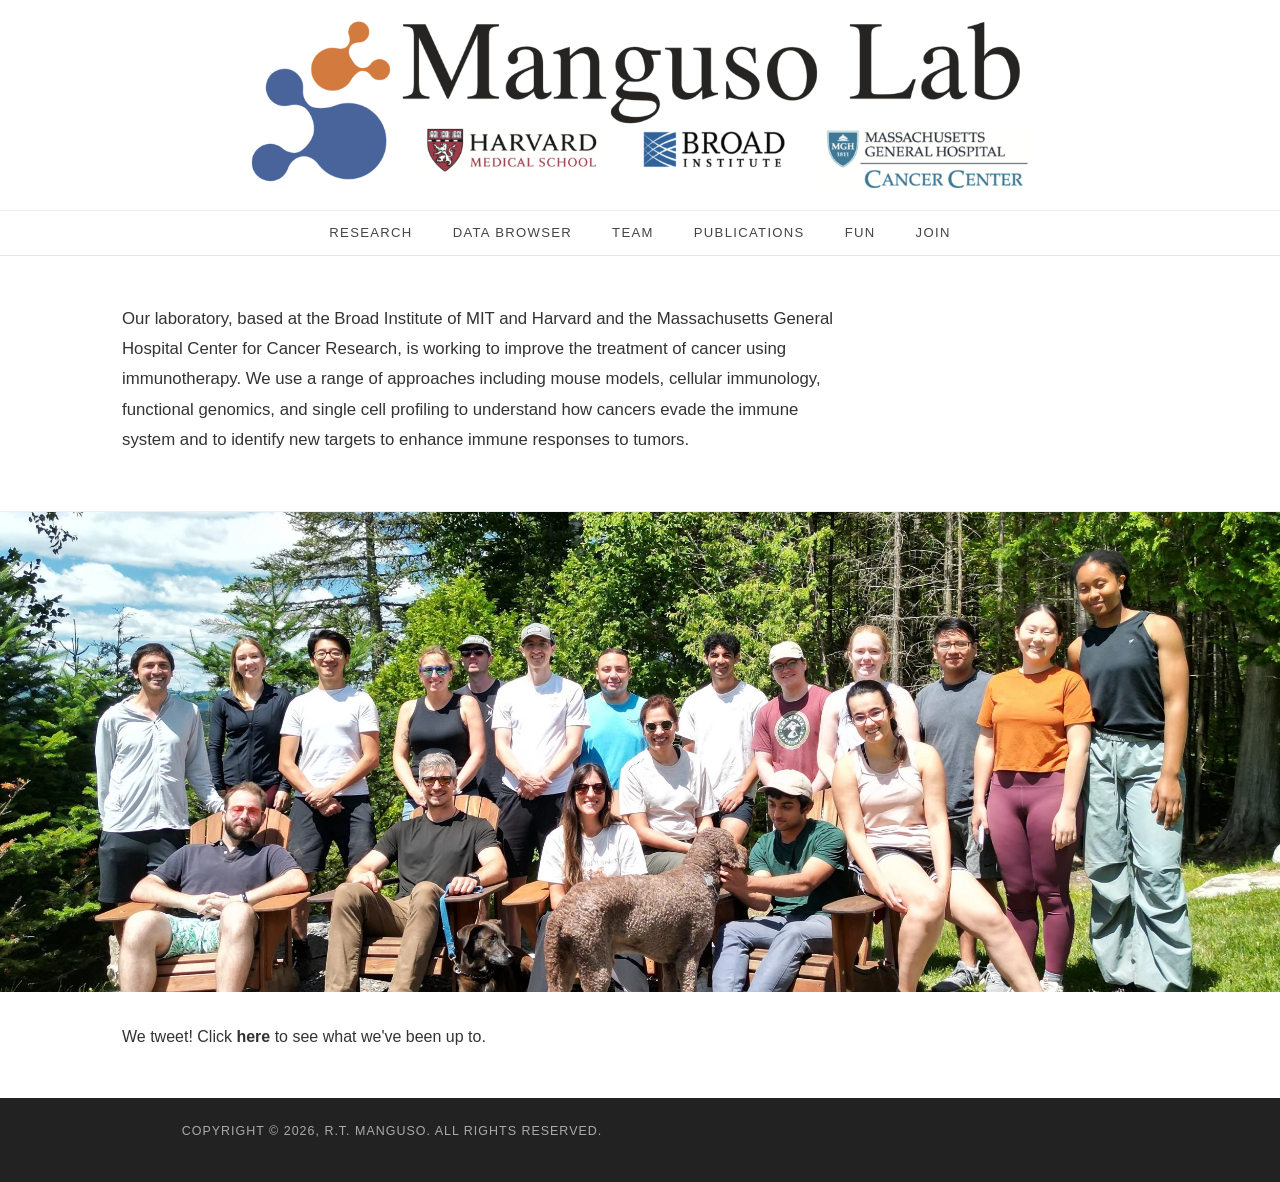
<file: index.html>
<!DOCTYPE html>
<html lang="en">
<head>
  <meta charset="UTF-8">
  <meta name="viewport" content="width=device-width, initial-scale=1.0">
  <meta name="description" content="Manguso Lab at the Broad Institute of MIT and Harvard and Massachusetts General Hospital. We study cancer immunotherapy using CRISPR screens, mouse models, and single-cell genomics.">
  <meta name="keywords" content="Manguso Lab, Manguso Laboratory, cancer immunotherapy, CRISPR screens, Broad Institute, MGH, Harvard, tumor immunity, immune checkpoint">
  <meta name="robots" content="index, follow">
  <meta property="og:title" content="Manguso Lab">
  <meta property="og:description" content="Manguso Lab at the Broad Institute of MIT and Harvard and Massachusetts General Hospital. We study cancer immunotherapy using CRISPR screens, mouse models, and single-cell genomics.">
  <meta property="og:type" content="website">
  <link rel="canonical" href="https://manguso-lab.github.io/">
  <title>Manguso Lab</title>
  <link rel="icon" href="favicon.ico">
  <link rel="stylesheet" href="styles.css?v=3">
</head>
<body>

  <header>
    <div class="site-branding">
      <a href="index.html">
        <img src="images/logo.png" alt="Manguso Lab">
      </a>
    </div>
    <nav>
      <ul class="nav-links">
        <li><a href="research.html">Research</a></li>
        <li><a href="browser.html">Data Browser</a></li>
        <li class="dropdown">
          <a href="people.html">Team</a>
          <ul class="dropdown-menu">
            <li><a href="people.html#current">Current</a></li>
            <li><a href="people.html#alumni">Alumni</a></li>
          </ul>
        </li>
        <li><a href="publications.html">Publications</a></li>
        <li><a href="fun.html">Fun</a></li>
        <li><a href="contact.html">Join</a></li>
      </ul>
    </nav>
  </header>

  <main>

    <div class="home-text">
      <div class="container">
        <p>Our laboratory, based at the Broad Institute of MIT and Harvard and the Massachusetts General Hospital Center for Cancer Research, is working to improve the treatment of cancer using immunotherapy. We use a range of approaches including mouse models, cellular immunology, functional genomics, and single cell profiling to understand how cancers evade the immune system and to identify new targets to enhance immune responses to tumors.</p>
      </div>
    </div>

    <img class="home-photo" src="images/hero.jpg" alt="">

    <div class="home-twitter">
      <div class="container">
        <p>We tweet! Click <a href="https://twitter.com/mangusolab" target="_blank" rel="noopener"><strong>here</strong></a> to see what we've been up to.</p>
      </div>
    </div>

  </main>

  <footer>
    <p>COPYRIGHT &copy; 2026, R.T. MANGUSO. ALL RIGHTS RESERVED.</p>
  </footer>

</body>
</html>
</file>
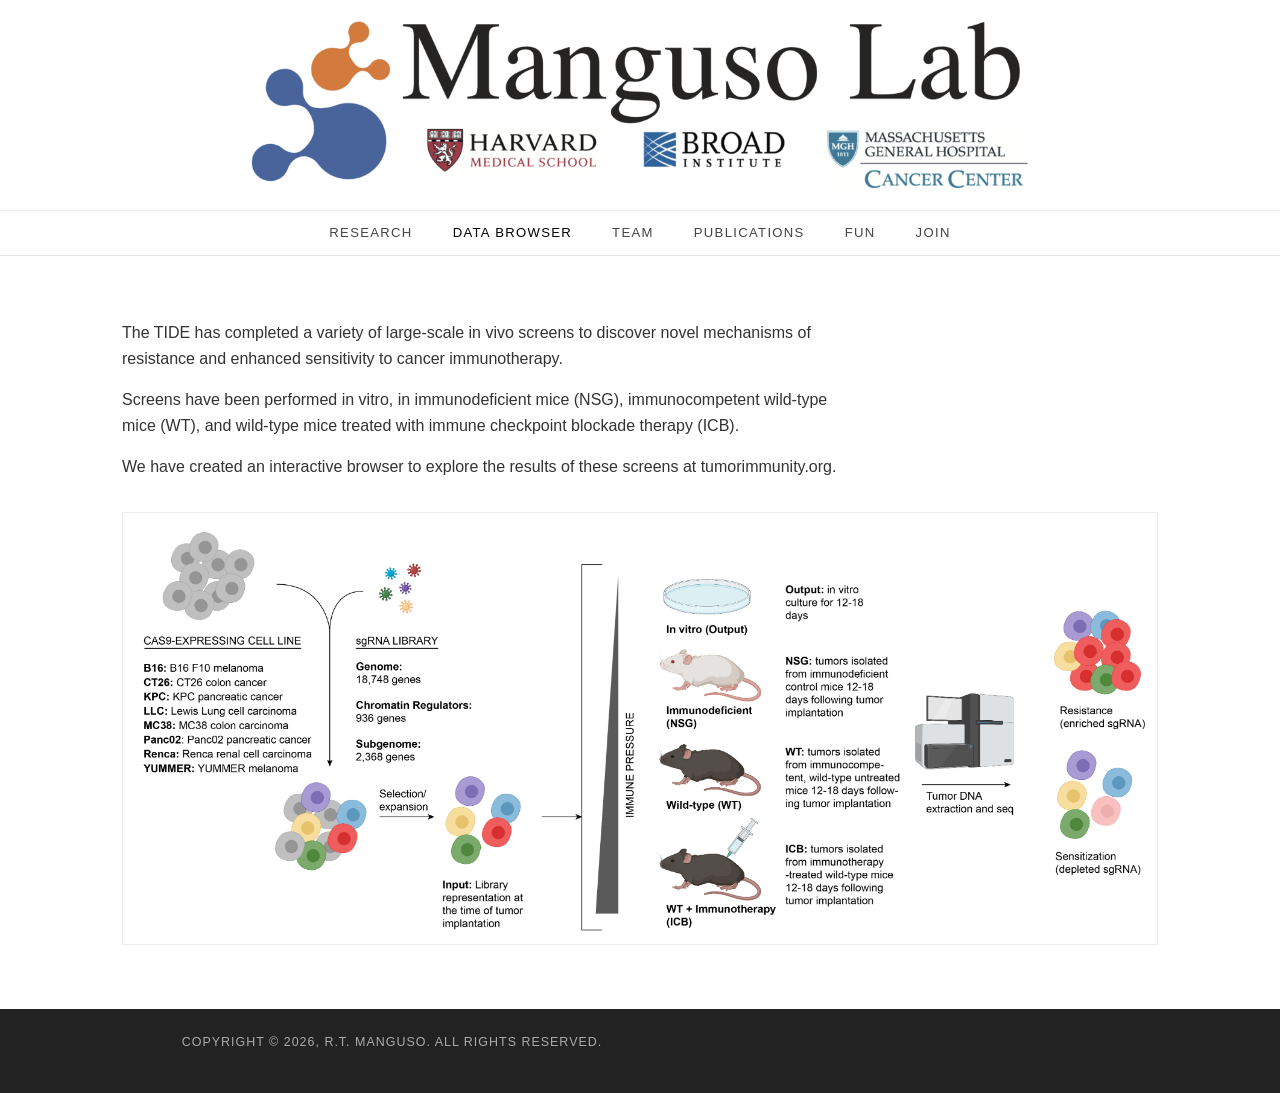
<file: browser.html>
<!DOCTYPE html>
<html lang="en">
<head>
  <meta charset="UTF-8">
  <meta name="viewport" content="width=device-width, initial-scale=1.0">
  <meta name="description" content="Interactive browser for Manguso Lab CRISPR screen data exploring mechanisms of cancer immunotherapy resistance and sensitivity.">
  <meta name="keywords" content="Manguso Lab, Manguso Laboratory, cancer immunotherapy, CRISPR screens, Broad Institute, MGH, Harvard, tumor immunity, immune checkpoint">
  <meta name="robots" content="index, follow">
  <meta property="og:title" content="Data Browser | Manguso Lab">
  <meta property="og:description" content="Interactive browser for Manguso Lab CRISPR screen data exploring mechanisms of cancer immunotherapy resistance and sensitivity.">
  <meta property="og:type" content="website">
  <link rel="canonical" href="https://manguso-lab.github.io/browser.html">
  <title>Data Browser | Manguso Lab</title>
  <link rel="icon" href="favicon.ico">
  <link rel="stylesheet" href="styles.css?v=3">
</head>
<body>

  <header>
    <div class="site-branding">
      <a href="index.html">
        <img src="images/logo.png" alt="Manguso Lab">
      </a>
    </div>
    <nav>
      <ul class="nav-links">
        <li><a href="research.html">Research</a></li>
        <li><a href="browser.html" class="active">Data Browser</a></li>
        <li class="dropdown">
          <a href="people.html">Team</a>
          <ul class="dropdown-menu">
            <li><a href="people.html#current">Current</a></li>
            <li><a href="people.html#alumni">Alumni</a></li>
          </ul>
        </li>
        <li><a href="publications.html">Publications</a></li>
        <li><a href="fun.html">Fun</a></li>
        <li><a href="contact.html">Join</a></li>
      </ul>
    </nav>
  </header>

  <main>
    <div class="container">
      <section class="section">

        <p>The TIDE has completed a variety of large-scale in vivo screens to discover novel mechanisms of resistance and enhanced sensitivity to cancer immunotherapy.</p>

        <p>Screens have been performed in vitro, in immunodeficient mice (NSG), immunocompetent wild-type mice (WT), and wild-type mice treated with immune checkpoint blockade therapy (ICB).</p>

        <p>We have created an interactive browser to explore the results of these screens at <a href="https://www.tumorimmunity.org" target="_blank" rel="noopener">tumorimmunity.org</a>.</p>

        <div class="browser-schematic">
          <img src="images/browser-schematic.png" alt="Screen experimental design schematic">
        </div>

      </section>
    </div>
  </main>

  <footer>
    <p>COPYRIGHT &copy; 2026, R.T. MANGUSO. ALL RIGHTS RESERVED.</p>
  </footer>

</body>
</html>
</file>
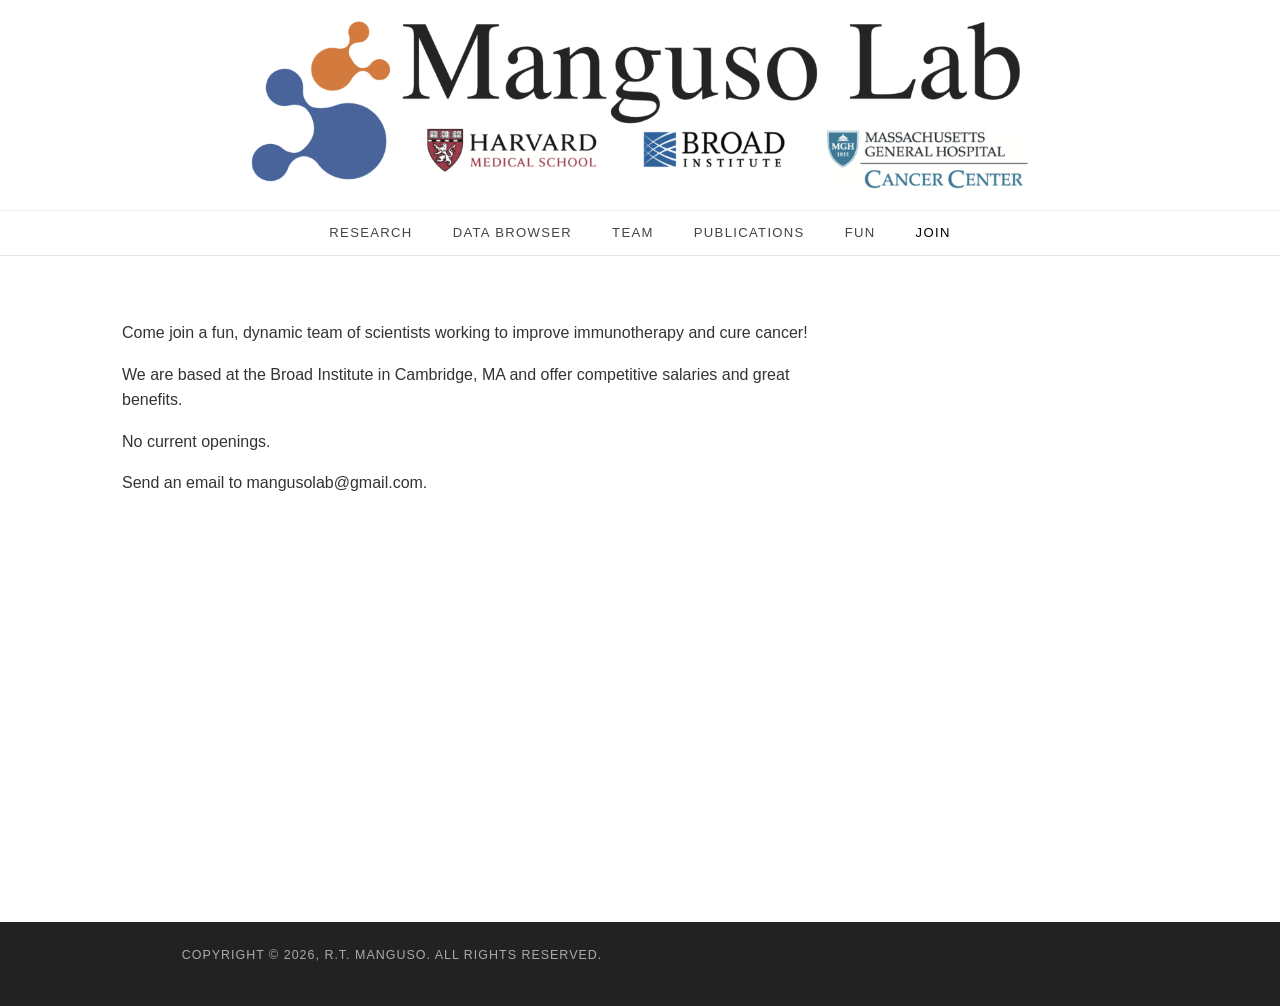
<file: contact.html>
<!DOCTYPE html>
<html lang="en">
<head>
  <meta charset="UTF-8">
  <meta name="viewport" content="width=device-width, initial-scale=1.0">
  <meta name="description" content="Join Manguso Lab at the Broad Institute in Cambridge, MA. We are recruiting scientists passionate about cancer immunotherapy.">
  <meta name="keywords" content="Manguso Lab, Manguso Laboratory, cancer immunotherapy, CRISPR screens, Broad Institute, MGH, Harvard, tumor immunity, immune checkpoint">
  <meta name="robots" content="index, follow">
  <meta property="og:title" content="Join | Manguso Lab">
  <meta property="og:description" content="Join Manguso Lab at the Broad Institute in Cambridge, MA. We are recruiting scientists passionate about cancer immunotherapy.">
  <meta property="og:type" content="website">
  <link rel="canonical" href="https://manguso-lab.github.io/contact.html">
  <title>Join | Manguso Lab</title>
  <link rel="icon" href="favicon.ico">
  <link rel="stylesheet" href="styles.css?v=3">
</head>
<body>

  <header>
    <div class="site-branding">
      <a href="index.html">
        <img src="images/logo.png" alt="Manguso Lab">
      </a>
    </div>
    <nav>
      <ul class="nav-links">
        <li><a href="research.html">Research</a></li>
        <li><a href="browser.html">Data Browser</a></li>
        <li class="dropdown">
          <a href="people.html">Team</a>
          <ul class="dropdown-menu">
            <li><a href="people.html#current">Current</a></li>
            <li><a href="people.html#alumni">Alumni</a></li>
          </ul>
        </li>
        <li><a href="publications.html">Publications</a></li>
        <li><a href="fun.html">Fun</a></li>
        <li><a href="contact.html" class="active">Join</a></li>
      </ul>
    </nav>
  </header>

  <main>
    <div class="container">
      <section class="contact-section">

        <p>Come join a fun, dynamic team of scientists working to improve immunotherapy and cure cancer!</p>

        <p>We are based at the Broad Institute in Cambridge, MA and offer competitive salaries and great benefits.</p>

        <p>No current openings.</p>

        <p>Send an email to <a href="mailto:mangusolab@gmail.com">mangusolab@gmail.com</a>.</p>

      </section>
    </div>
  </main>

  <footer>
    <p>COPYRIGHT &copy; 2026, R.T. MANGUSO. ALL RIGHTS RESERVED.</p>
  </footer>

</body>
</html>
</file>
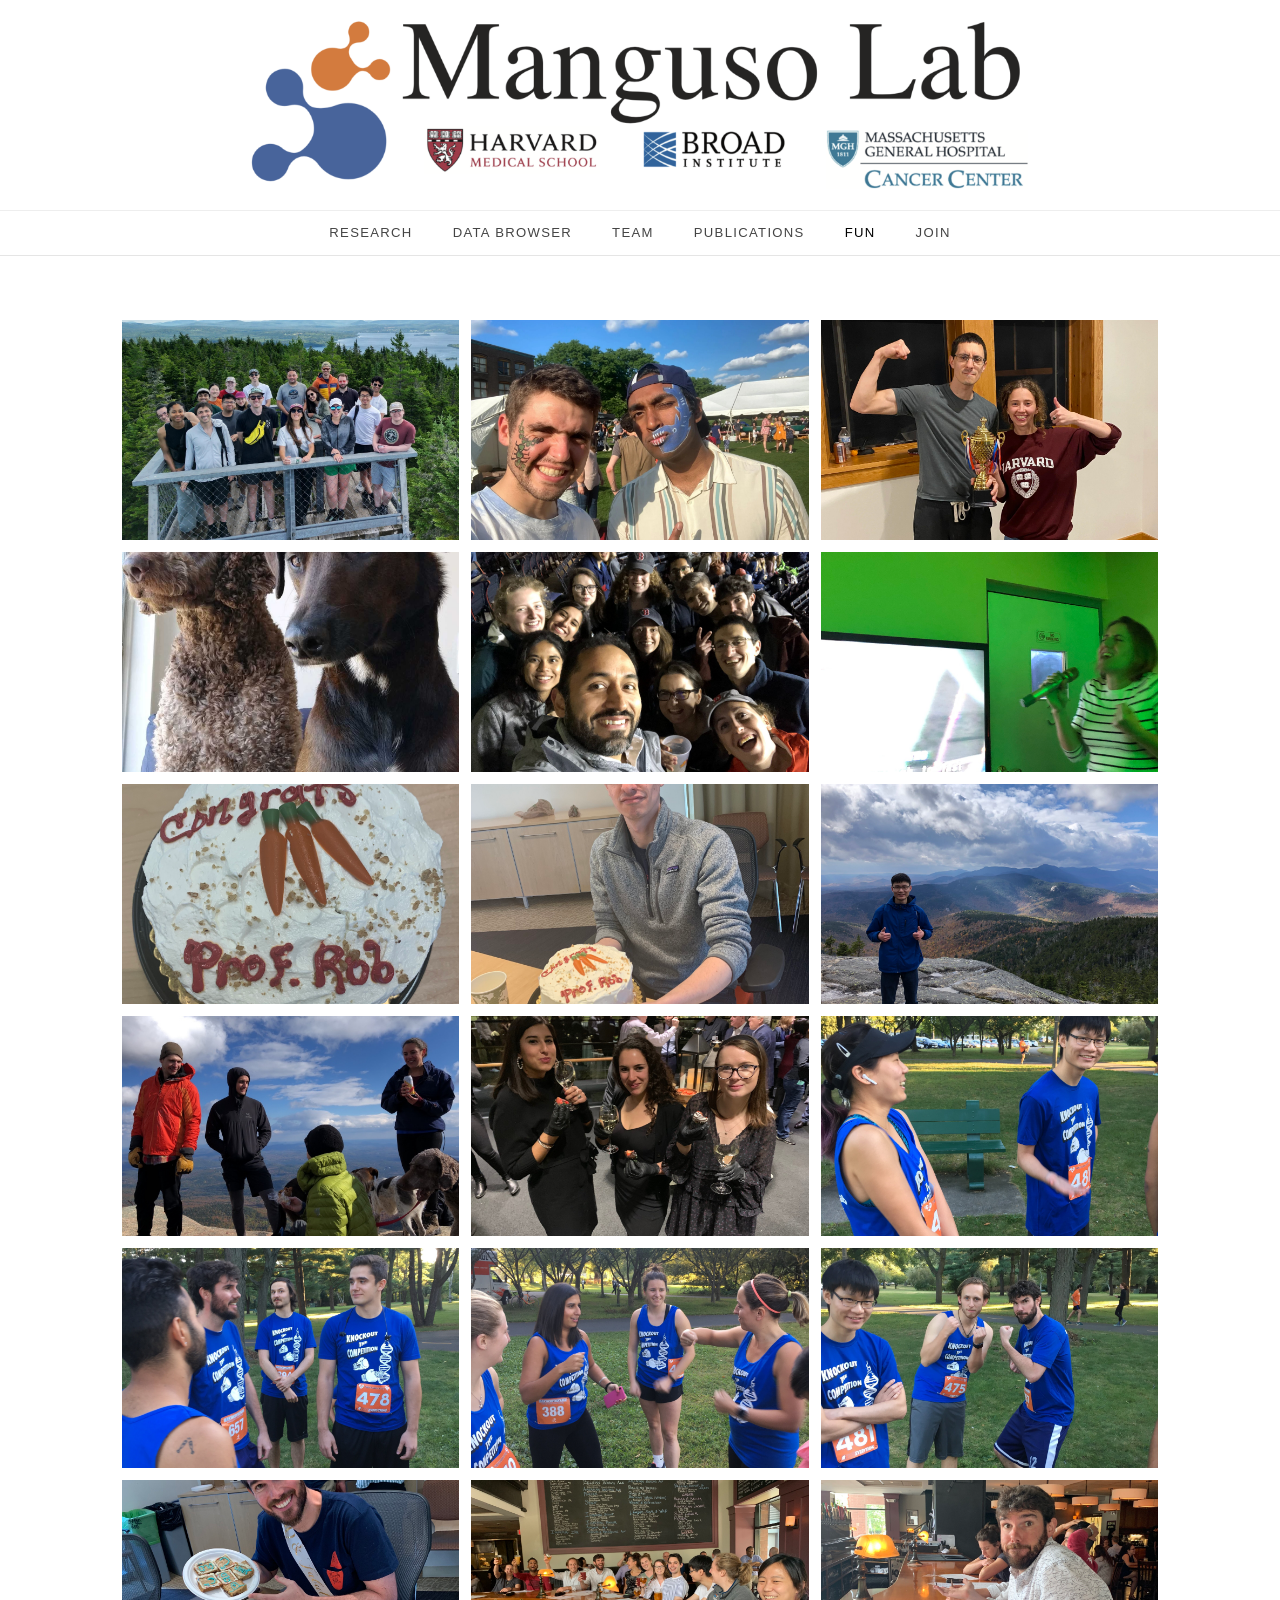
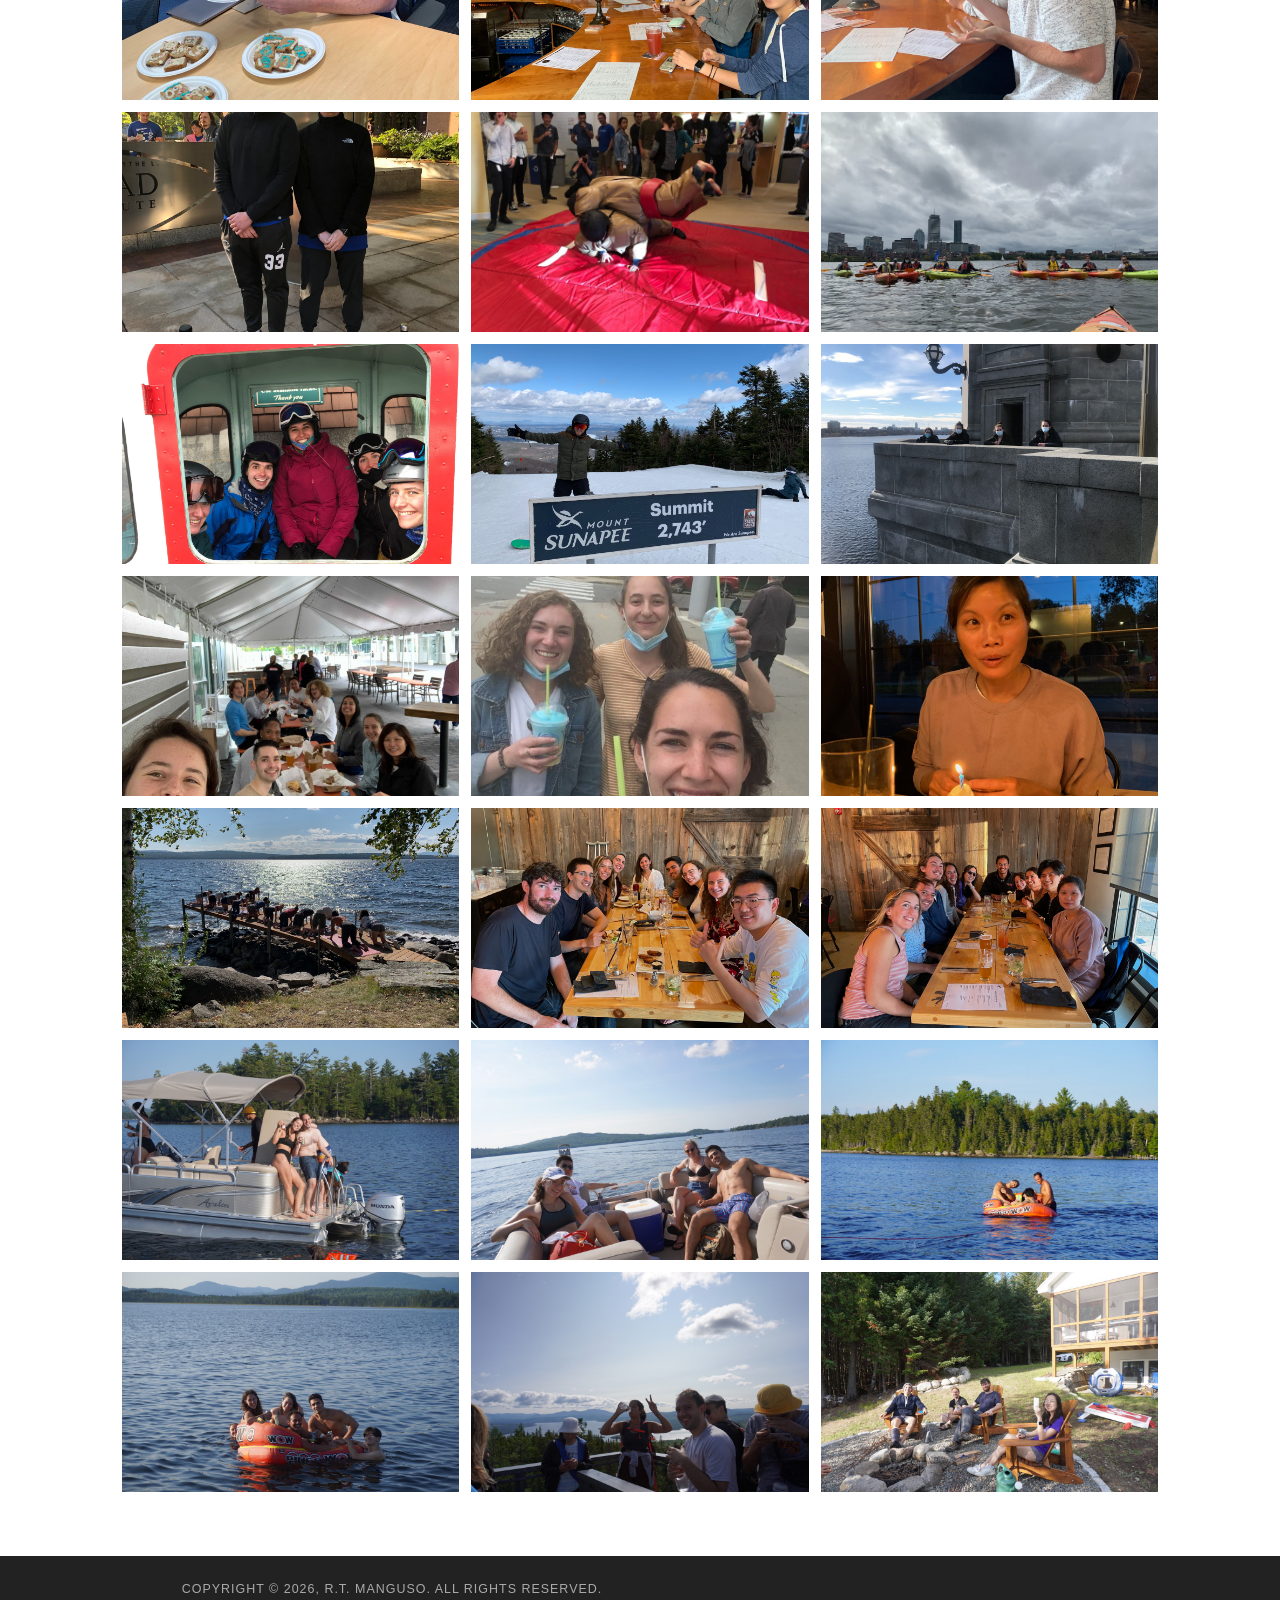
<file: fun.html>
<!DOCTYPE html>
<html lang="en">
<head>
  <meta charset="UTF-8">
  <meta name="viewport" content="width=device-width, initial-scale=1.0">
  <meta name="description" content="Photos from Manguso Lab events, retreats, and activities.">
  <meta name="keywords" content="Manguso Lab, Manguso Laboratory, cancer immunotherapy, CRISPR screens, Broad Institute, MGH, Harvard, tumor immunity, immune checkpoint">
  <meta name="robots" content="index, follow">
  <meta property="og:title" content="Fun | Manguso Lab">
  <meta property="og:description" content="Photos from Manguso Lab events, retreats, and activities.">
  <meta property="og:type" content="website">
  <link rel="canonical" href="https://manguso-lab.github.io/fun.html">
  <title>Fun | Manguso Lab</title>
  <link rel="icon" href="favicon.ico">
  <link rel="stylesheet" href="styles.css?v=3">
</head>
<body>

  <header>
    <div class="site-branding">
      <a href="index.html">
        <img src="images/logo.png" alt="Manguso Lab">
      </a>
    </div>
    <nav>
      <ul class="nav-links">
        <li><a href="research.html">Research</a></li>
        <li><a href="browser.html">Data Browser</a></li>
        <li class="dropdown">
          <a href="people.html">Team</a>
          <ul class="dropdown-menu">
            <li><a href="people.html#current">Current</a></li>
            <li><a href="people.html#alumni">Alumni</a></li>
          </ul>
        </li>
        <li><a href="publications.html">Publications</a></li>
        <li><a href="fun.html" class="active">Fun</a></li>
        <li><a href="contact.html">Join</a></li>
      </ul>
    </nav>
  </header>

  <main>
    <div class="container">
      <section class="section">
        <div class="fun-gallery">
          <img src="images/fun-2025-retreat.webp" alt="">
          <img src="images/fun-img0408.webp" alt="">
          <img src="images/fun-img0384.webp" alt="">
          <img src="images/fun-murph-elsa.jpg" alt="">
          <img src="images/fun-ios3.jpg" alt="">
          <img src="images/fun-ios.jpg" alt="">
          <img src="images/fun-cake.jpg" alt="">
          <img src="images/fun-profrob.jpg" alt="">
          <img src="images/fun-peterdu.jpg" alt="">
          <img src="images/fun-hike.jpg" alt="">
          <img src="images/fun-img5063.jpg" alt="">
          <img src="images/fun-img7756.jpg" alt="">
          <img src="images/fun-img7757.jpg" alt="">
          <img src="images/fun-img7759.jpg" alt="">
          <img src="images/fun-img7778.jpg" alt="">
          <img src="images/fun-juan.jpg" alt="">
          <img src="images/fun-firedrill.jpg" alt="">
          <img src="images/fun-firedrill-juan.jpg" alt="">
          <img src="images/fun-kos.jpg" alt="">
          <img src="images/fun-screen1.jpg" alt="">
          <img src="images/fun-screen2.png" alt="">
          <img src="images/fun-ios10.jpg" alt="">
          <img src="images/fun-ios9.jpg" alt="">
          <img src="images/fun-ios-new.jpg" alt="">
          <img src="images/fun-ios1.jpg" alt="">
          <img src="images/fun-ios2.jpg" alt="">
          <img src="images/fun-lanbday.jpg" alt="">
          <img src="images/fun-retreat-yoga.jpg" alt="">
          <img src="images/fun-retreat-dinner.jpg" alt="">
          <img src="images/fun-retreat-dinner2.jpg" alt="">
          <img src="images/fun-kayak1.jpg" alt="">
          <img src="images/fun-kayak2.jpg" alt="">
          <img src="images/fun-kayak3.jpg" alt="">
          <img src="images/fun-kayak4.jpg" alt="">
          <img src="images/fun-kayak5.jpg" alt="">
          <img src="images/fun-kayak6.jpg" alt="">
        </div>
      </section>
    </div>
  </main>

  <footer>
    <p>COPYRIGHT &copy; 2026, R.T. MANGUSO. ALL RIGHTS RESERVED.</p>
  </footer>

</body>
</html>
</file>
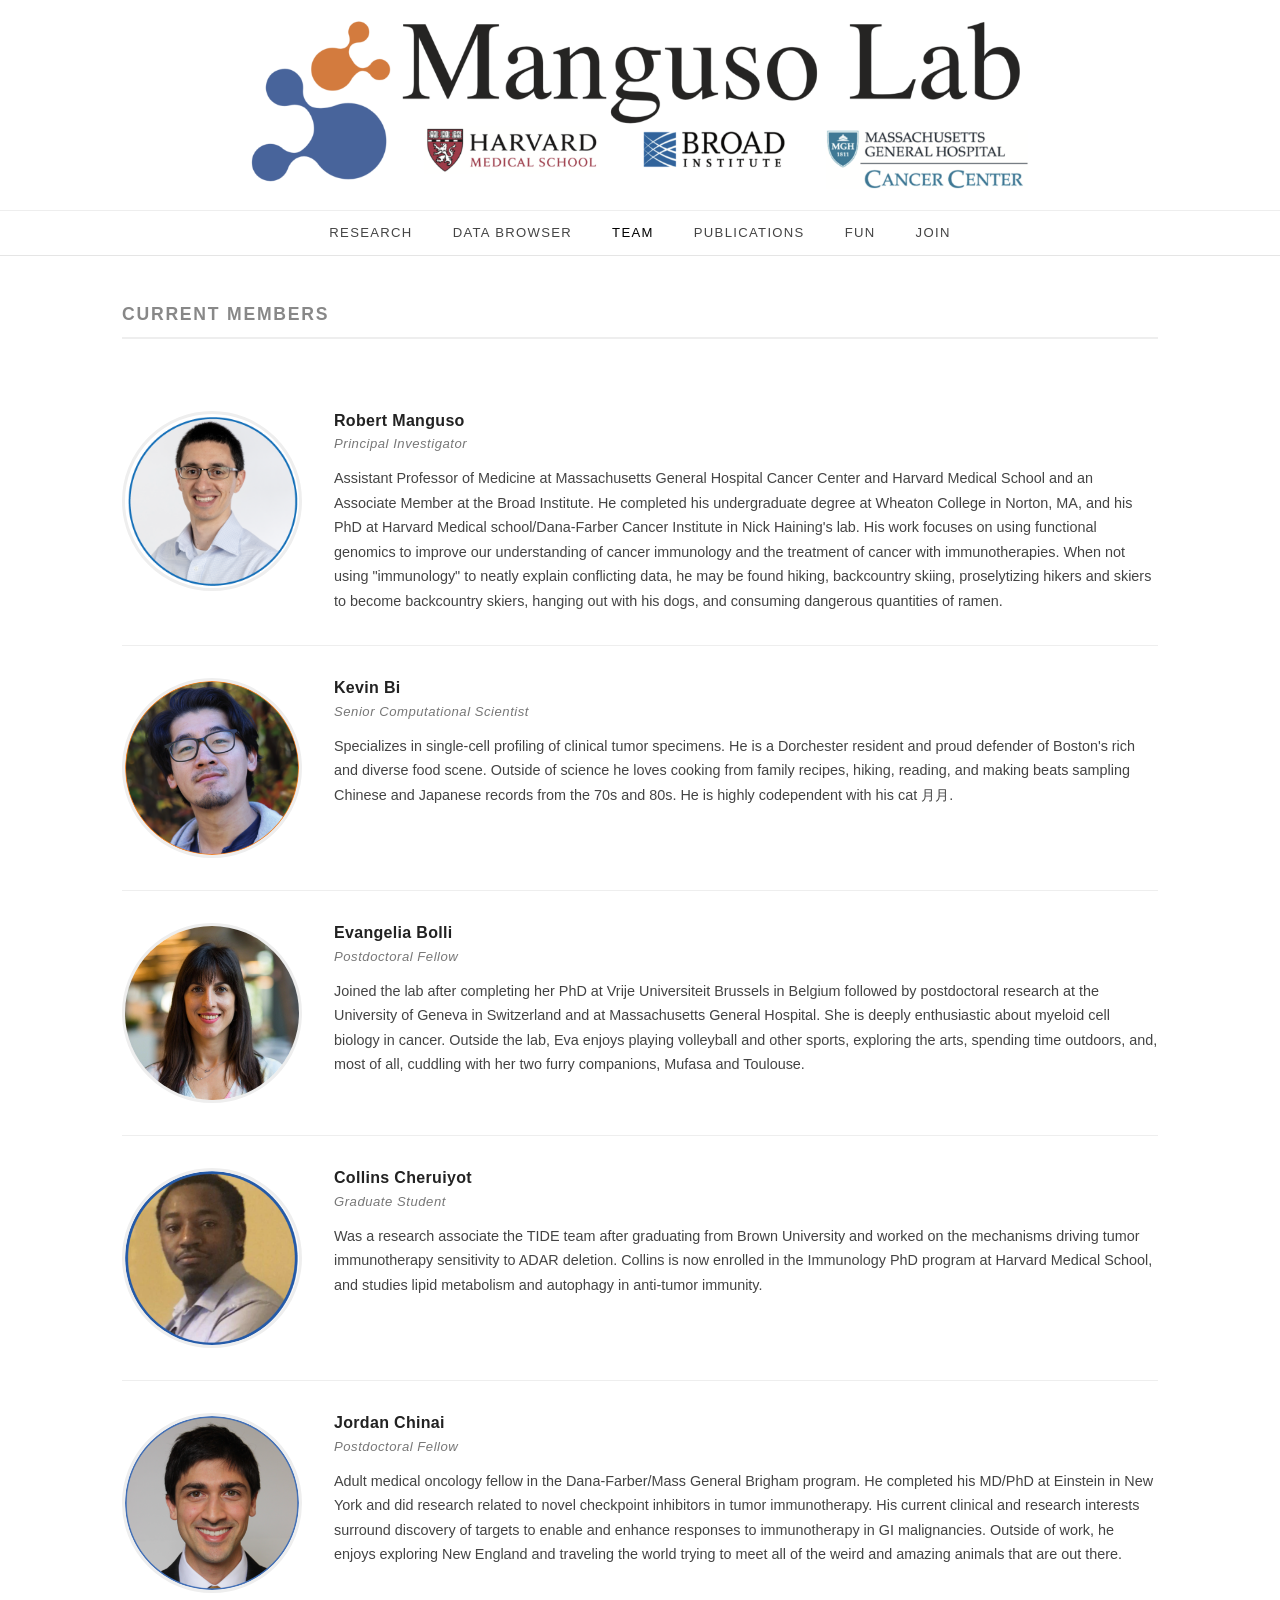
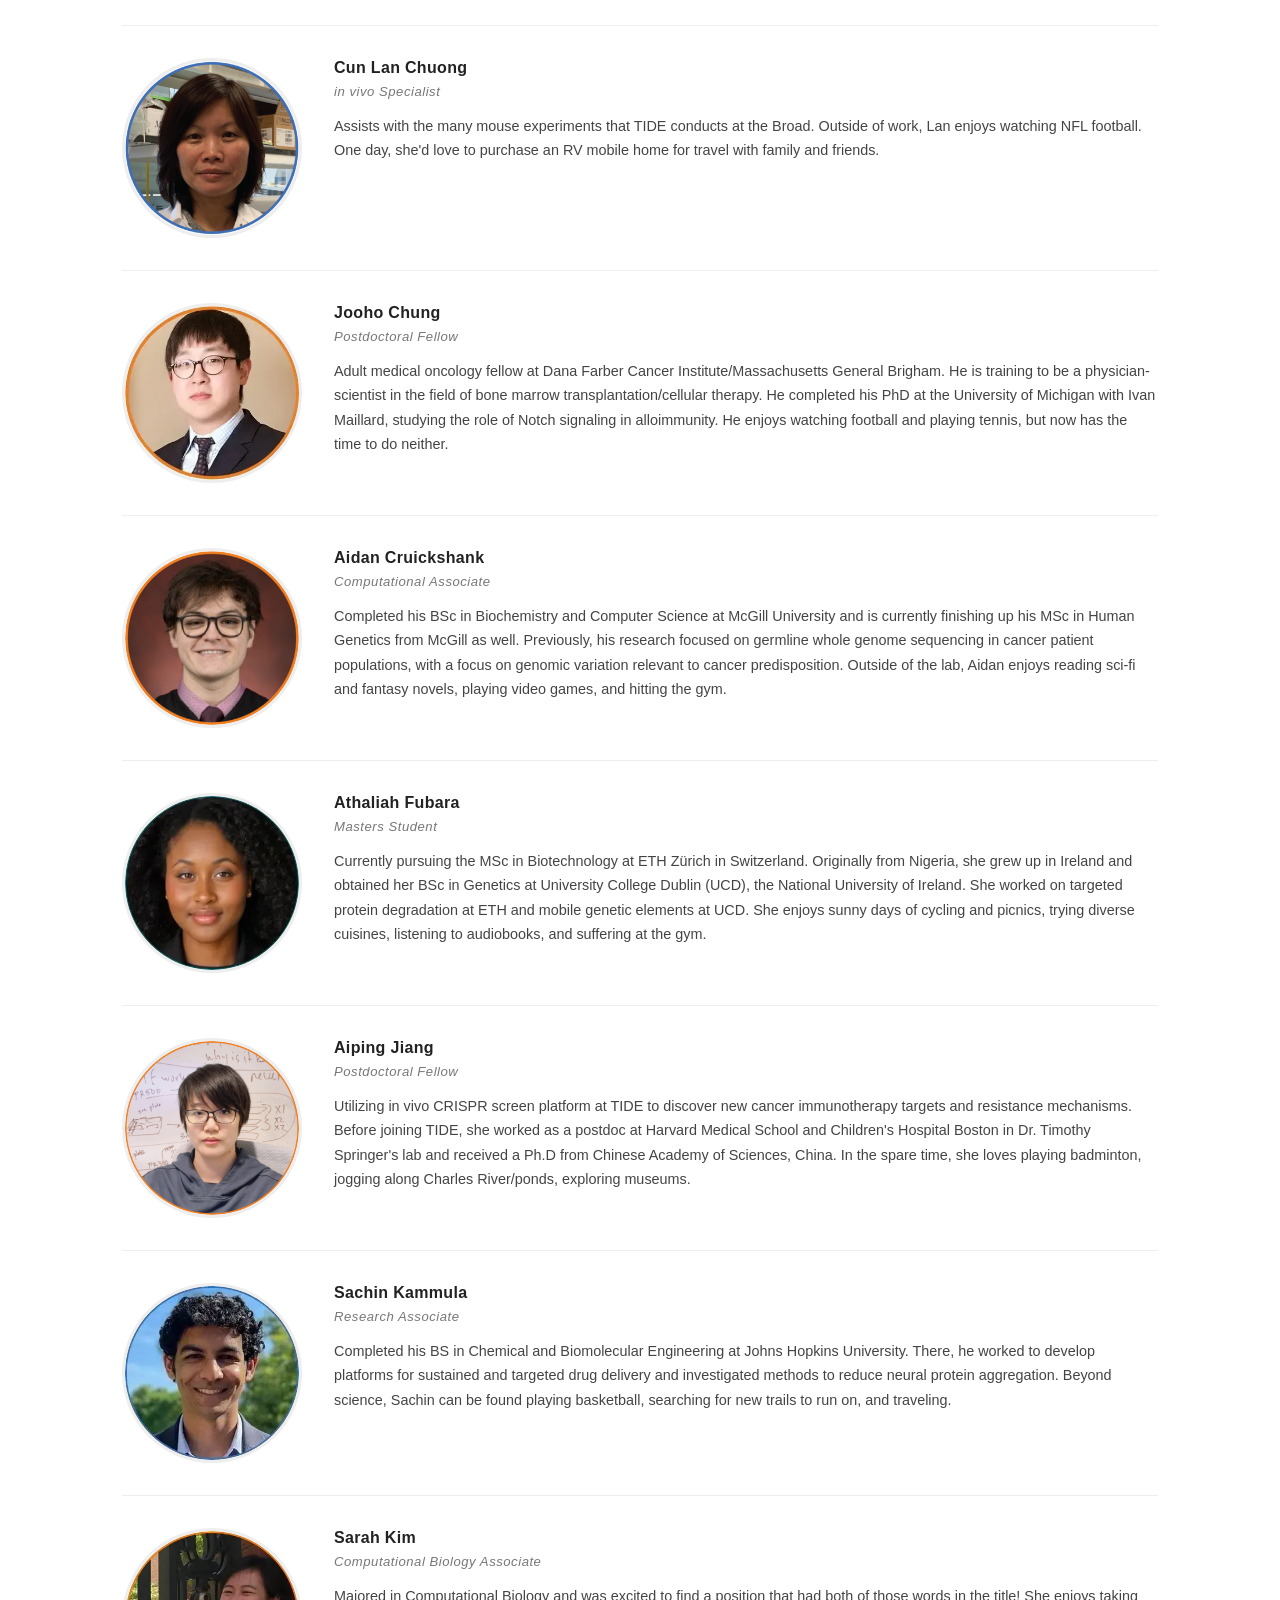
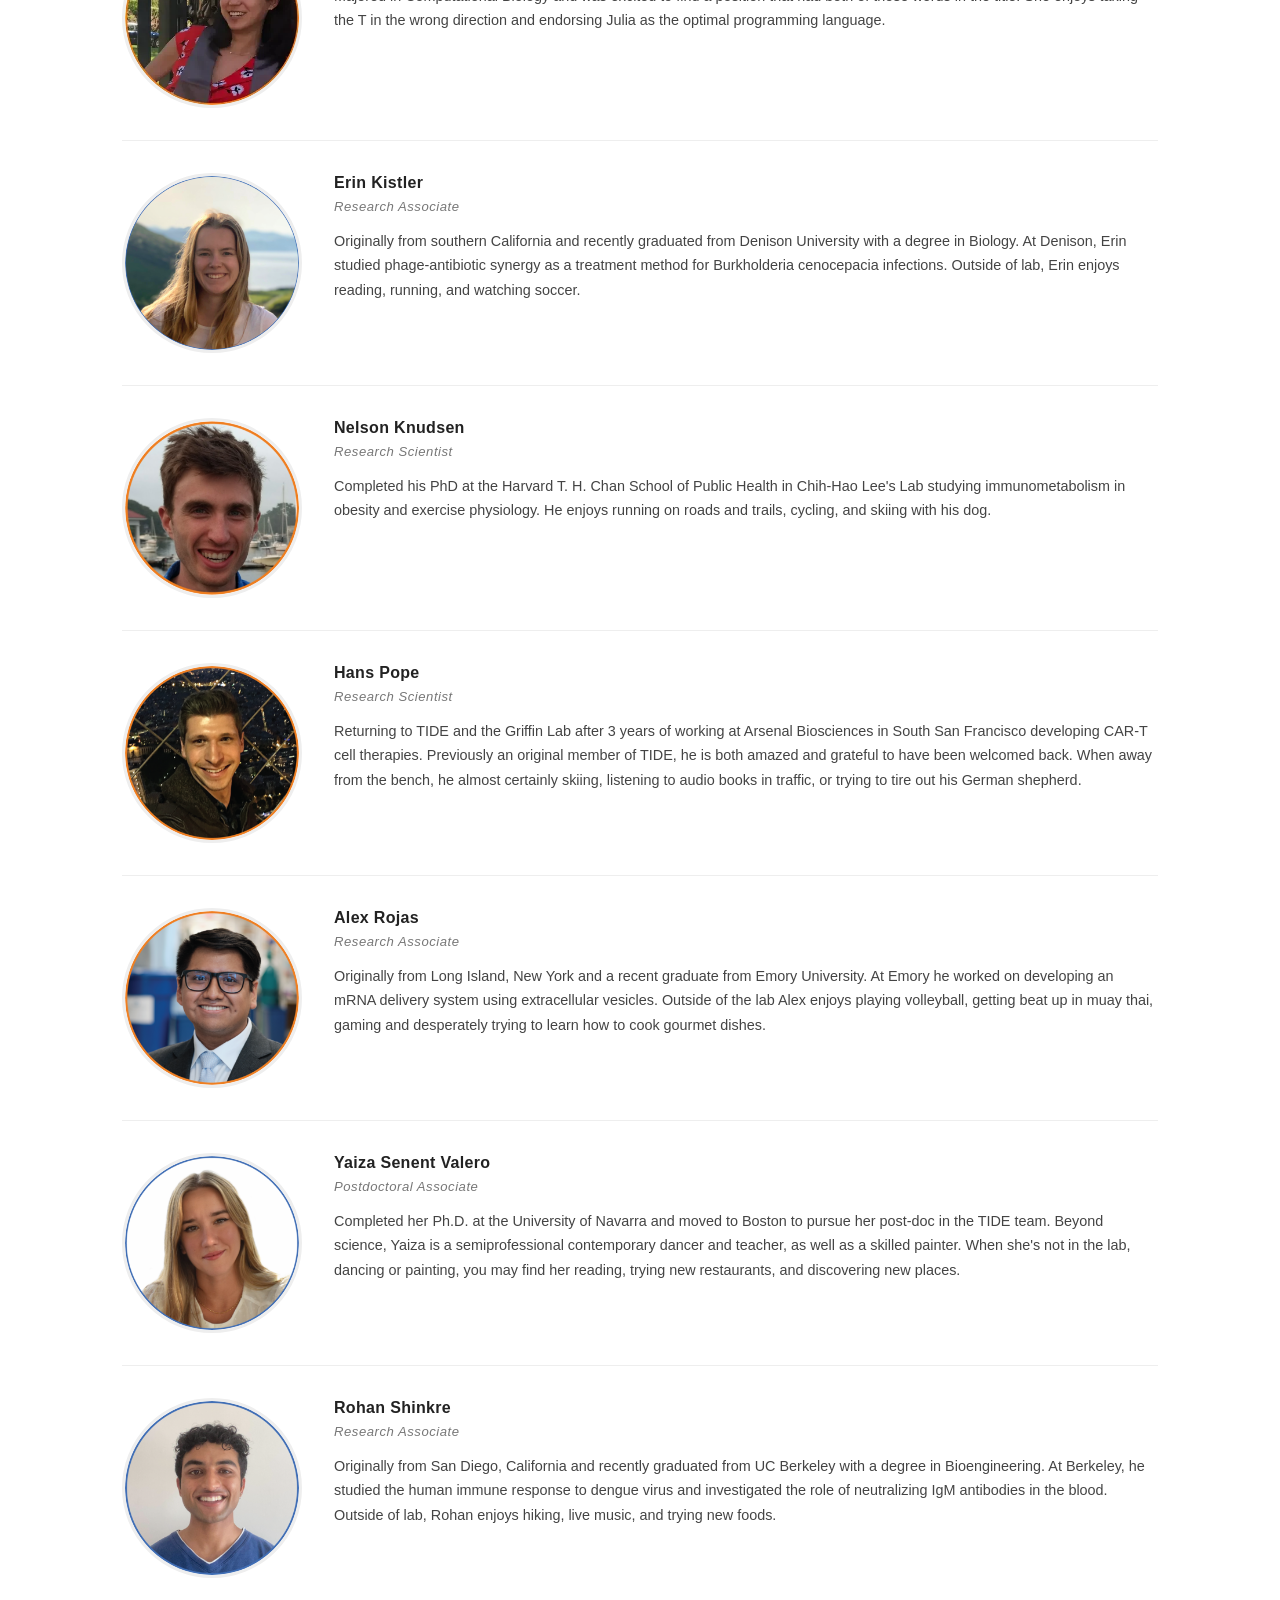
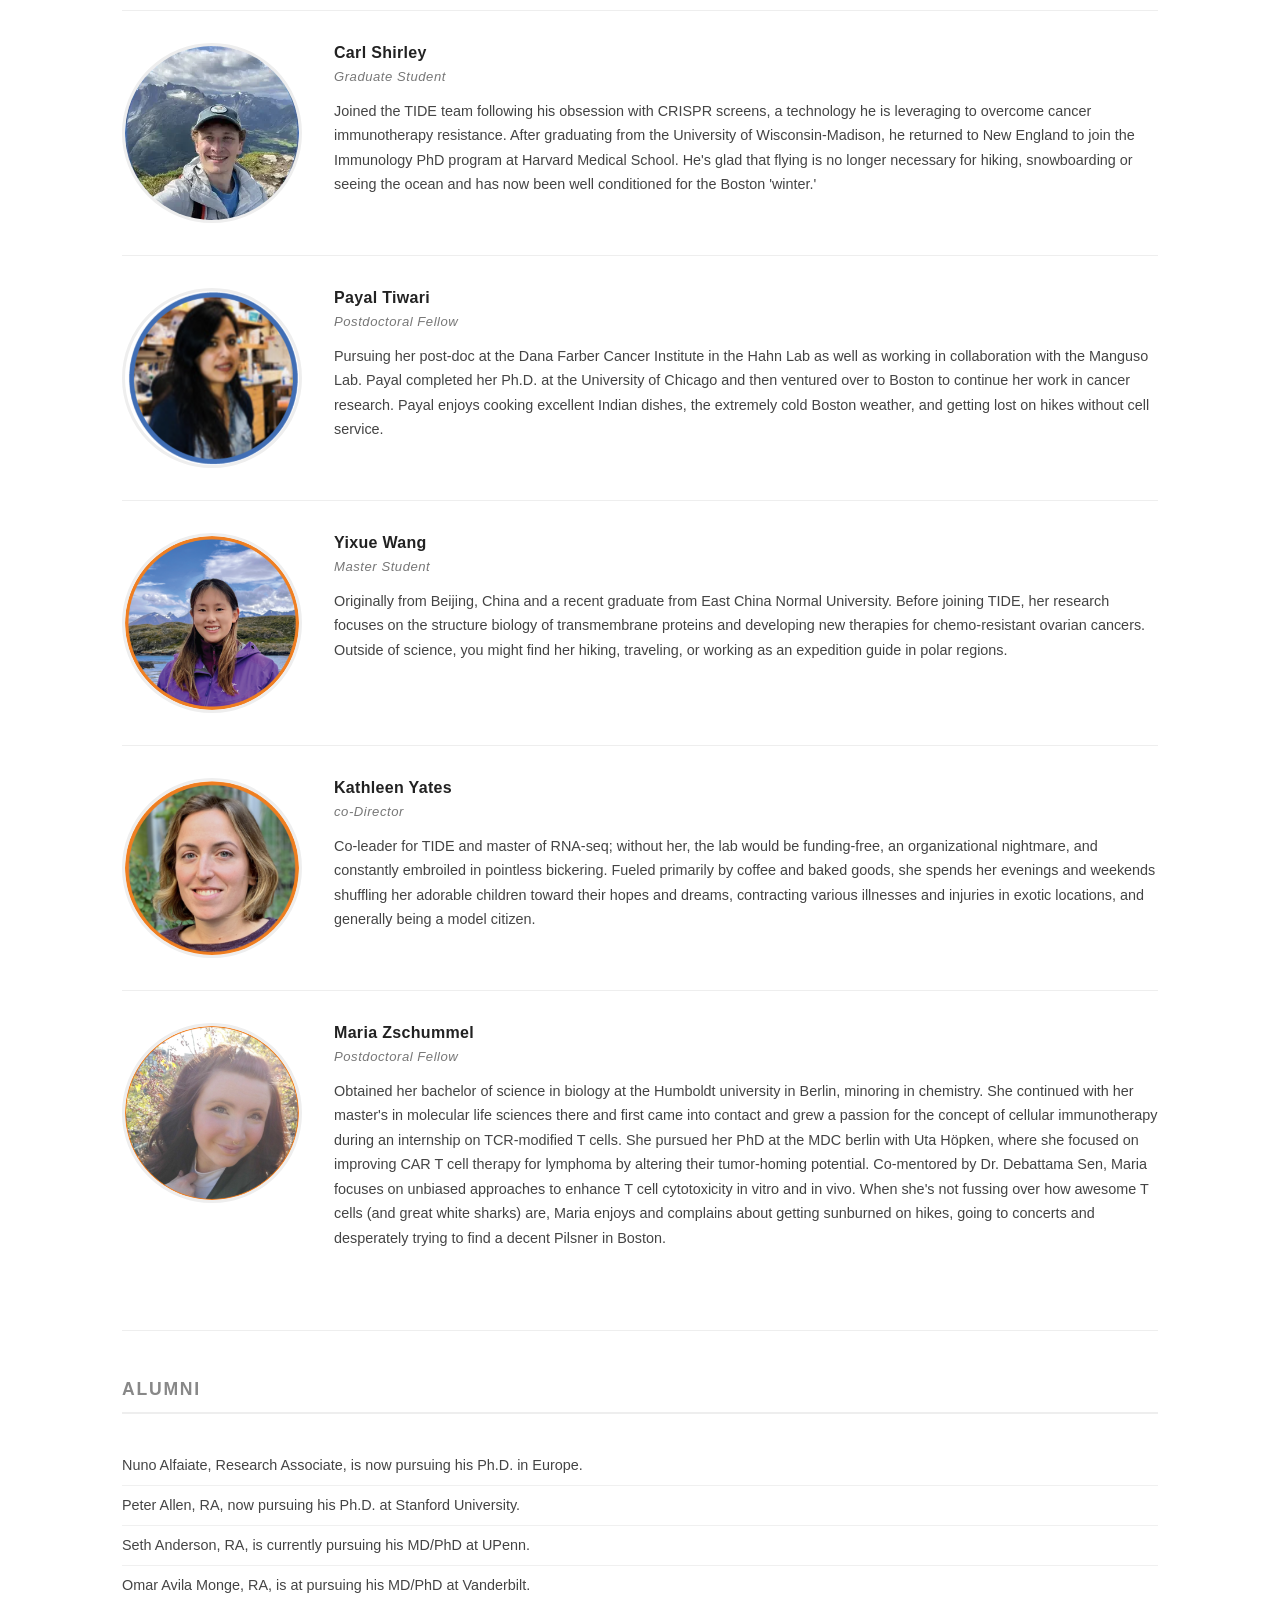
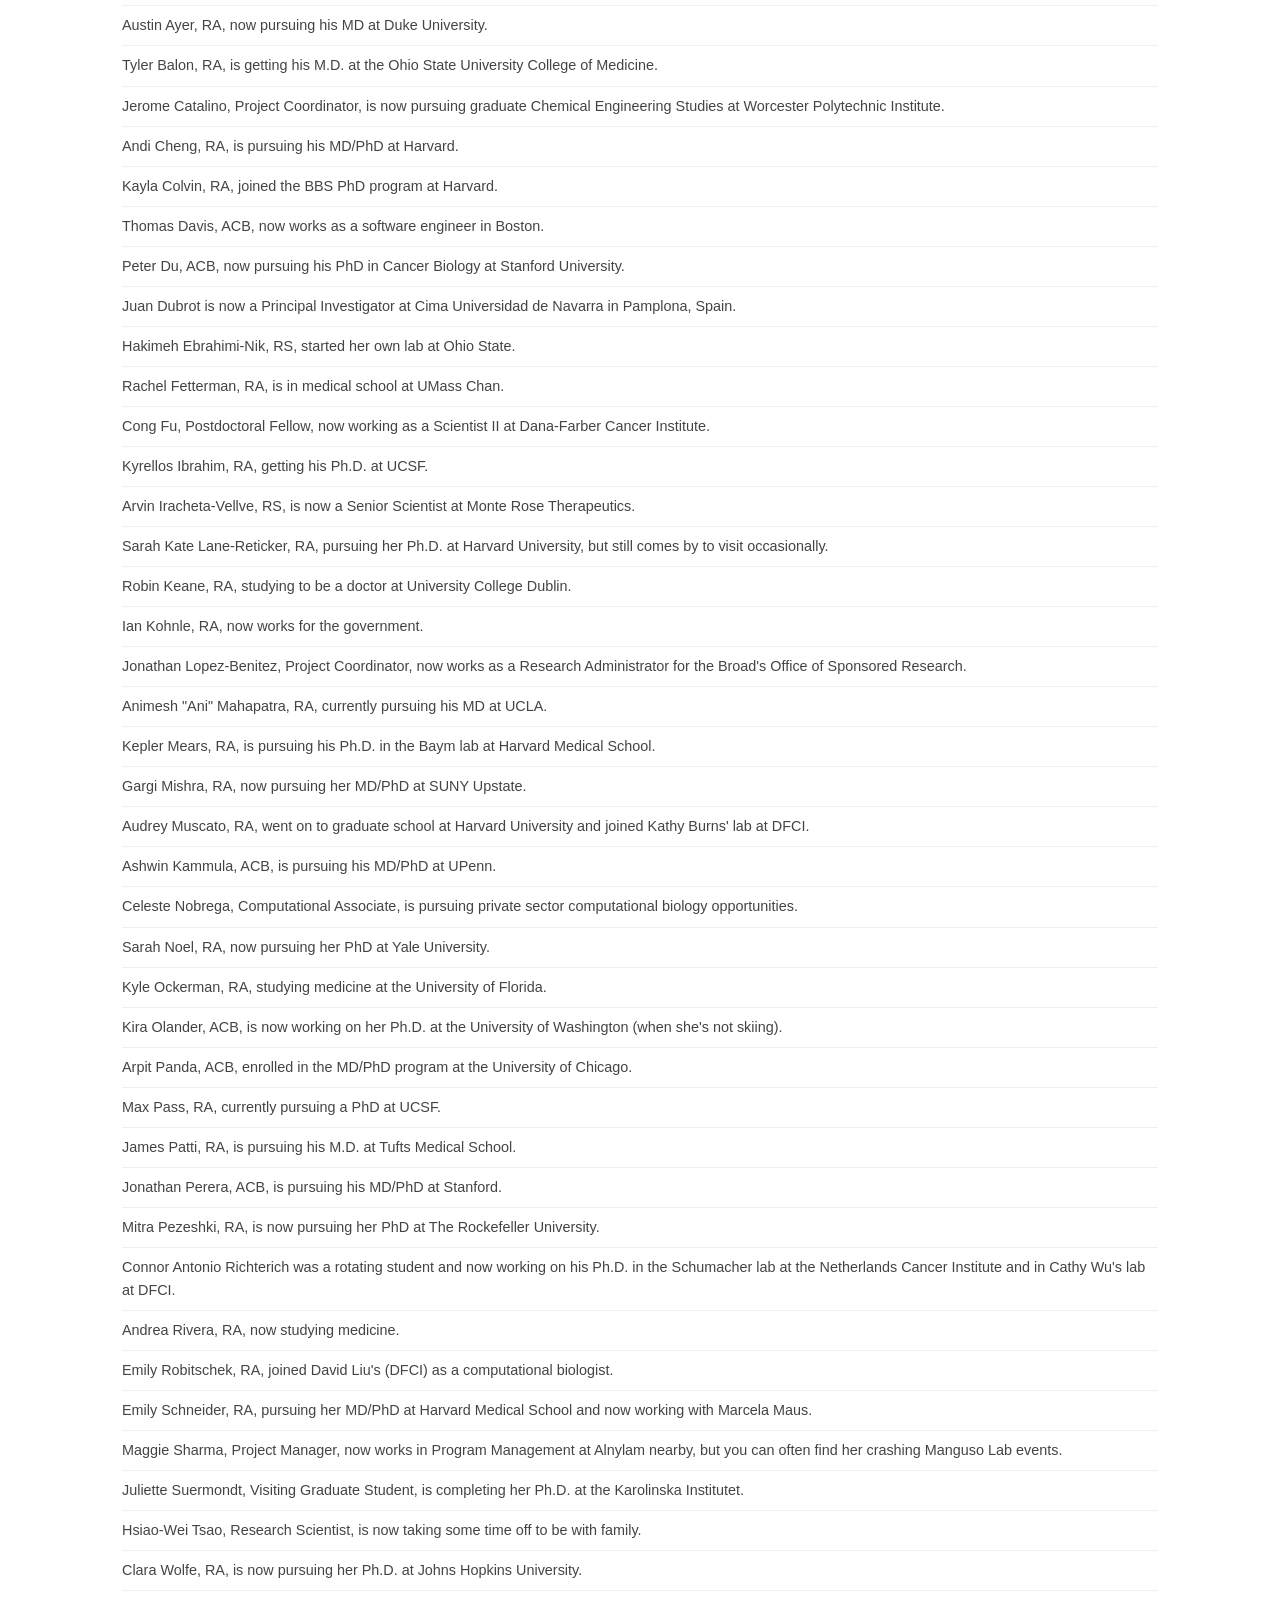
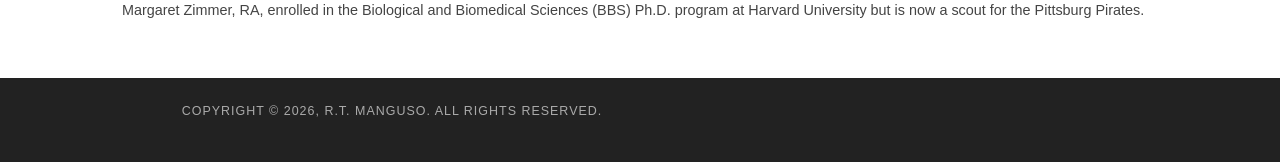
<file: people.html>
<!DOCTYPE html>
<html lang="en">
<head>
  <meta charset="UTF-8">
  <meta name="viewport" content="width=device-width, initial-scale=1.0">
  <meta name="description" content="Meet the Manguso Lab team at the Broad Institute — scientists working to understand and improve cancer immunotherapy.">
  <meta name="keywords" content="Manguso Lab, Manguso Laboratory, cancer immunotherapy, CRISPR screens, Broad Institute, MGH, Harvard, tumor immunity, immune checkpoint">
  <meta name="robots" content="index, follow">
  <meta property="og:title" content="Team | Manguso Lab">
  <meta property="og:description" content="Meet the Manguso Lab team at the Broad Institute — scientists working to understand and improve cancer immunotherapy.">
  <meta property="og:type" content="website">
  <link rel="canonical" href="https://manguso-lab.github.io/people.html">
  <title>Team | Manguso Lab</title>
  <link rel="icon" href="favicon.ico">
  <link rel="stylesheet" href="styles.css?v=3">
</head>
<body>

  <header>
    <div class="site-branding">
      <a href="index.html">
        <img src="images/logo.png" alt="Manguso Lab">
      </a>
    </div>
    <nav>
      <ul class="nav-links">
        <li><a href="research.html">Research</a></li>
        <li><a href="browser.html">Data Browser</a></li>
        <li class="dropdown">
          <a href="people.html" class="active">Team</a>
          <ul class="dropdown-menu">
            <li><a href="people.html#current">Current</a></li>
            <li><a href="people.html#alumni">Alumni</a></li>
          </ul>
        </li>
        <li><a href="publications.html">Publications</a></li>
        <li><a href="fun.html">Fun</a></li>
        <li><a href="contact.html">Join</a></li>
      </ul>
    </nav>
  </header>

  <main>
    <div class="container">

      <section class="people-section" id="current">
        <h2>Current Members</h2>

        <div class="team-grid">

          <!-- Manguso, Robert (PI — listed first) -->
          <div class="team-card">
            <img class="team-photo" src="images/rob.webp" alt="Robert Manguso">
            <div class="team-card-text">
              <h3>Robert Manguso</h3>
              <p class="role">Principal Investigator</p>
              <p class="bio">Assistant Professor of Medicine at Massachusetts General Hospital Cancer Center and Harvard Medical School and an Associate Member at the Broad Institute. He completed his undergraduate degree at Wheaton College in Norton, MA, and his PhD at Harvard Medical school/Dana-Farber Cancer Institute in Nick Haining's lab. His work focuses on using functional genomics to improve our understanding of cancer immunology and the treatment of cancer with immunotherapies. When not using "immunology" to neatly explain conflicting data, he may be found hiking, backcountry skiing, proselytizing hikers and skiers to become backcountry skiers, hanging out with his dogs, and consuming dangerous quantities of ramen.</p>
            </div>
          </div>

          <!-- Bi, Kevin -->
          <div class="team-card">
            <img class="team-photo" src="images/kevin.webp" alt="Kevin Bi">
            <div class="team-card-text">
              <h3>Kevin Bi</h3>
              <p class="role">Senior Computational Scientist</p>
              <p class="bio">Specializes in single-cell profiling of clinical tumor specimens. He is a Dorchester resident and proud defender of Boston's rich and diverse food scene. Outside of science he loves cooking from family recipes, hiking, reading, and making beats sampling Chinese and Japanese records from the 70s and 80s. He is highly codependent with his cat 月月.</p>
            </div>
          </div>

          <!-- Bolli, Evangelia -->
          <div class="team-card">
            <img class="team-photo" src="images/eva.jpg" alt="Evangelia Bolli">
            <div class="team-card-text">
              <h3>Evangelia Bolli</h3>
              <p class="role">Postdoctoral Fellow</p>
              <p class="bio">Joined the lab after completing her PhD at Vrije Universiteit Brussels in Belgium followed by postdoctoral research at the University of Geneva in Switzerland and at Massachusetts General Hospital. She is deeply enthusiastic about myeloid cell biology in cancer. Outside the lab, Eva enjoys playing volleyball and other sports, exploring the arts, spending time outdoors, and, most of all, cuddling with her two furry companions, Mufasa and Toulouse.</p>
            </div>
          </div>

          <!-- Cheruiyot, Collins -->
          <div class="team-card">
            <img class="team-photo" src="images/collins.webp" alt="Collins Cheruiyot">
            <div class="team-card-text">
              <h3>Collins Cheruiyot</h3>
              <p class="role">Graduate Student</p>
              <p class="bio">Was a research associate the TIDE team after graduating from Brown University and worked on the mechanisms driving tumor immunotherapy sensitivity to ADAR deletion. Collins is now enrolled in the Immunology PhD program at Harvard Medical School, and studies lipid metabolism and autophagy in anti-tumor immunity.</p>
            </div>
          </div>

          <!-- Chinai, Jordan -->
          <div class="team-card">
            <img class="team-photo" src="images/jordan.webp" alt="Jordan Chinai">
            <div class="team-card-text">
              <h3>Jordan Chinai</h3>
              <p class="role">Postdoctoral Fellow</p>
              <p class="bio">Adult medical oncology fellow in the Dana-Farber/Mass General Brigham program. He completed his MD/PhD at Einstein in New York and did research related to novel checkpoint inhibitors in tumor immunotherapy. His current clinical and research interests surround discovery of targets to enable and enhance responses to immunotherapy in GI malignancies. Outside of work, he enjoys exploring New England and traveling the world trying to meet all of the weird and amazing animals that are out there.</p>
            </div>
          </div>

          <!-- Chuong, Cun Lan -->
          <div class="team-card">
            <img class="team-photo" src="images/lan.webp" alt="Cun Lan Chuong">
            <div class="team-card-text">
              <h3>Cun Lan Chuong</h3>
              <p class="role">in vivo Specialist</p>
              <p class="bio">Assists with the many mouse experiments that TIDE conducts at the Broad. Outside of work, Lan enjoys watching NFL football. One day, she'd love to purchase an RV mobile home for travel with family and friends.</p>
            </div>
          </div>

          <!-- Chung, Jooho -->
          <div class="team-card">
            <img class="team-photo" src="images/jooho.webp" alt="Jooho Chung">
            <div class="team-card-text">
              <h3>Jooho Chung</h3>
              <p class="role">Postdoctoral Fellow</p>
              <p class="bio">Adult medical oncology fellow at Dana Farber Cancer Institute/Massachusetts General Brigham. He is training to be a physician-scientist in the field of bone marrow transplantation/cellular therapy. He completed his PhD at the University of Michigan with Ivan Maillard, studying the role of Notch signaling in alloimmunity. He enjoys watching football and playing tennis, but now has the time to do neither.</p>
            </div>
          </div>

          <!-- Cruickshank, Aidan -->
          <div class="team-card">
            <img class="team-photo" src="images/aidan.webp" alt="Aidan Cruickshank">
            <div class="team-card-text">
              <h3>Aidan Cruickshank</h3>
              <p class="role">Computational Associate</p>
              <p class="bio">Completed his BSc in Biochemistry and Computer Science at McGill University and is currently finishing up his MSc in Human Genetics from McGill as well. Previously, his research focused on germline whole genome sequencing in cancer patient populations, with a focus on genomic variation relevant to cancer predisposition. Outside of the lab, Aidan enjoys reading sci-fi and fantasy novels, playing video games, and hitting the gym.</p>
            </div>
          </div>

          <!-- Fubara, Athaliah -->
          <div class="team-card">
            <img class="team-photo" src="images/athaliah.webp" alt="Athaliah Fubara">
            <div class="team-card-text">
              <h3>Athaliah Fubara</h3>
              <p class="role">Masters Student</p>
              <p class="bio">Currently pursuing the MSc in Biotechnology at ETH Zürich in Switzerland. Originally from Nigeria, she grew up in Ireland and obtained her BSc in Genetics at University College Dublin (UCD), the National University of Ireland. She worked on targeted protein degradation at ETH and mobile genetic elements at UCD. She enjoys sunny days of cycling and picnics, trying diverse cuisines, listening to audiobooks, and suffering at the gym.</p>
            </div>
          </div>

          <!-- Jiang, Aiping -->
          <div class="team-card">
            <img class="team-photo" src="images/aiping.webp" alt="Aiping Jiang">
            <div class="team-card-text">
              <h3>Aiping Jiang</h3>
              <p class="role">Postdoctoral Fellow</p>
              <p class="bio">Utilizing in vivo CRISPR screen platform at TIDE to discover new cancer immunotherapy targets and resistance mechanisms. Before joining TIDE, she worked as a postdoc at Harvard Medical School and Children's Hospital Boston in Dr. Timothy Springer's lab and received a Ph.D from Chinese Academy of Sciences, China. In the spare time, she loves playing badminton, jogging along Charles River/ponds, exploring museums.</p>
            </div>
          </div>

          <!-- Kammula, Sachin -->
          <div class="team-card">
            <img class="team-photo" src="images/sachin.webp" alt="Sachin Kammula">
            <div class="team-card-text">
              <h3>Sachin Kammula</h3>
              <p class="role">Research Associate</p>
              <p class="bio">Completed his BS in Chemical and Biomolecular Engineering at Johns Hopkins University. There, he worked to develop platforms for sustained and targeted drug delivery and investigated methods to reduce neural protein aggregation. Beyond science, Sachin can be found playing basketball, searching for new trails to run on, and traveling.</p>
            </div>
          </div>

          <!-- Kim, Sarah -->
          <div class="team-card">
            <img class="team-photo" src="images/sarah.webp" alt="Sarah Kim">
            <div class="team-card-text">
              <h3>Sarah Kim</h3>
              <p class="role">Computational Biology Associate</p>
              <p class="bio">Majored in Computational Biology and was excited to find a position that had both of those words in the title! She enjoys taking the T in the wrong direction and endorsing Julia as the optimal programming language.</p>
            </div>
          </div>

          <!-- Kistler, Erin -->
          <div class="team-card">
            <img class="team-photo" src="images/erin.webp" alt="Erin Kistler">
            <div class="team-card-text">
              <h3>Erin Kistler</h3>
              <p class="role">Research Associate</p>
              <p class="bio">Originally from southern California and recently graduated from Denison University with a degree in Biology. At Denison, Erin studied phage-antibiotic synergy as a treatment method for Burkholderia cenocepacia infections. Outside of lab, Erin enjoys reading, running, and watching soccer.</p>
            </div>
          </div>

          <!-- Knudsen, Nelson -->
          <div class="team-card">
            <img class="team-photo" src="images/nelson.webp" alt="Nelson Knudsen">
            <div class="team-card-text">
              <h3>Nelson Knudsen</h3>
              <p class="role">Research Scientist</p>
              <p class="bio">Completed his PhD at the Harvard T. H. Chan School of Public Health in Chih-Hao Lee's Lab studying immunometabolism in obesity and exercise physiology. He enjoys running on roads and trails, cycling, and skiing with his dog.</p>
            </div>
          </div>

          <!-- Pope, Hans -->
          <div class="team-card">
            <img class="team-photo" src="images/hans.webp" alt="Hans Pope">
            <div class="team-card-text">
              <h3>Hans Pope</h3>
              <p class="role">Research Scientist</p>
              <p class="bio">Returning to TIDE and the Griffin Lab after 3 years of working at Arsenal Biosciences in South San Francisco developing CAR-T cell therapies. Previously an original member of TIDE, he is both amazed and grateful to have been welcomed back. When away from the bench, he almost certainly skiing, listening to audio books in traffic, or trying to tire out his German shepherd.</p>
            </div>
          </div>

          <!-- Rojas, Alex -->
          <div class="team-card">
            <img class="team-photo" src="images/alex.webp" alt="Alex Rojas">
            <div class="team-card-text">
              <h3>Alex Rojas</h3>
              <p class="role">Research Associate</p>
              <p class="bio">Originally from Long Island, New York and a recent graduate from Emory University. At Emory he worked on developing an mRNA delivery system using extracellular vesicles. Outside of the lab Alex enjoys playing volleyball, getting beat up in muay thai, gaming and desperately trying to learn how to cook gourmet dishes.</p>
            </div>
          </div>

          <!-- Senent Valero, Yaiza -->
          <div class="team-card">
            <img class="team-photo" src="images/yaiza.webp" alt="Yaiza Senent Valero">
            <div class="team-card-text">
              <h3>Yaiza Senent Valero</h3>
              <p class="role">Postdoctoral Associate</p>
              <p class="bio">Completed her Ph.D. at the University of Navarra and moved to Boston to pursue her post-doc in the TIDE team. Beyond science, Yaiza is a semiprofessional contemporary dancer and teacher, as well as a skilled painter. When she's not in the lab, dancing or painting, you may find her reading, trying new restaurants, and discovering new places.</p>
            </div>
          </div>

          <!-- Shinkre, Rohan -->
          <div class="team-card">
            <img class="team-photo" src="images/rohan.webp" alt="Rohan Shinkre">
            <div class="team-card-text">
              <h3>Rohan Shinkre</h3>
              <p class="role">Research Associate</p>
              <p class="bio">Originally from San Diego, California and recently graduated from UC Berkeley with a degree in Bioengineering. At Berkeley, he studied the human immune response to dengue virus and investigated the role of neutralizing IgM antibodies in the blood. Outside of lab, Rohan enjoys hiking, live music, and trying new foods.</p>
            </div>
          </div>

          <!-- Shirley, Carl -->
          <div class="team-card">
            <img class="team-photo" src="images/carl.webp" alt="Carl Shirley">
            <div class="team-card-text">
              <h3>Carl Shirley</h3>
              <p class="role">Graduate Student</p>
              <p class="bio">Joined the TIDE team following his obsession with CRISPR screens, a technology he is leveraging to overcome cancer immunotherapy resistance. After graduating from the University of Wisconsin-Madison, he returned to New England to join the Immunology PhD program at Harvard Medical School. He's glad that flying is no longer necessary for hiking, snowboarding or seeing the ocean and has now been well conditioned for the Boston 'winter.'</p>
            </div>
          </div>

          <!-- Tiwari, Payal -->
          <div class="team-card">
            <img class="team-photo" src="images/payal.webp" alt="Payal Tiwari">
            <div class="team-card-text">
              <h3>Payal Tiwari</h3>
              <p class="role">Postdoctoral Fellow</p>
              <p class="bio">Pursuing her post-doc at the Dana Farber Cancer Institute in the Hahn Lab as well as working in collaboration with the Manguso Lab. Payal completed her Ph.D. at the University of Chicago and then ventured over to Boston to continue her work in cancer research. Payal enjoys cooking excellent Indian dishes, the extremely cold Boston weather, and getting lost on hikes without cell service.</p>
            </div>
          </div>

          <!-- Wang, Yixue -->
          <div class="team-card">
            <img class="team-photo" src="images/yixue.webp" alt="Yixue Wang">
            <div class="team-card-text">
              <h3>Yixue Wang</h3>
              <p class="role">Master Student</p>
              <p class="bio">Originally from Beijing, China and a recent graduate from East China Normal University. Before joining TIDE, her research focuses on the structure biology of transmembrane proteins and developing new therapies for chemo-resistant ovarian cancers. Outside of science, you might find her hiking, traveling, or working as an expedition guide in polar regions.</p>
            </div>
          </div>

          <!-- Yates, Kathleen -->
          <div class="team-card">
            <img class="team-photo" src="images/kathleen.webp" alt="Kathleen Yates">
            <div class="team-card-text">
              <h3>Kathleen Yates</h3>
              <p class="role">co-Director</p>
              <p class="bio">Co-leader for TIDE and master of RNA-seq; without her, the lab would be funding-free, an organizational nightmare, and constantly embroiled in pointless bickering. Fueled primarily by coffee and baked goods, she spends her evenings and weekends shuffling her adorable children toward their hopes and dreams, contracting various illnesses and injuries in exotic locations, and generally being a model citizen.</p>
            </div>
          </div>

          <!-- Zschummel, Maria -->
          <div class="team-card">
            <img class="team-photo" src="images/maria.webp" alt="Maria Zschummel">
            <div class="team-card-text">
              <h3>Maria Zschummel</h3>
              <p class="role">Postdoctoral Fellow</p>
              <p class="bio">Obtained her bachelor of science in biology at the Humboldt university in Berlin, minoring in chemistry. She continued with her master's in molecular life sciences there and first came into contact and grew a passion for the concept of cellular immunotherapy during an internship on TCR-modified T cells. She pursued her PhD at the MDC berlin with Uta Höpken, where she focused on improving CAR T cell therapy for lymphoma by altering their tumor-homing potential. Co-mentored by Dr. Debattama Sen, Maria focuses on unbiased approaches to enhance T cell cytotoxicity in vitro and in vivo. When she's not fussing over how awesome T cells (and great white sharks) are, Maria enjoys and complains about getting sunburned on hikes, going to concerts and desperately trying to find a decent Pilsner in Boston.</p>
            </div>
          </div>

        </div>
      </section>

      <section class="alumni-section" id="alumni">
        <h2>Alumni</h2>
        <ul class="alumni-list">
          <li>Nuno Alfaiate, Research Associate, is now pursuing his Ph.D. in Europe.</li>
          <li>Peter Allen, RA, now pursuing his Ph.D. at Stanford University.</li>
          <li>Seth Anderson, RA, is currently pursuing his MD/PhD at UPenn.</li>
          <li>Omar Avila Monge, RA, is at pursuing his MD/PhD at Vanderbilt.</li>
          <li>Austin Ayer, RA, now pursuing his MD at Duke University.</li>
          <li>Tyler Balon, RA, is getting his M.D. at the Ohio State University College of Medicine.</li>
          <li>Jerome Catalino, Project Coordinator, is now pursuing graduate Chemical Engineering Studies at Worcester Polytechnic Institute.</li>
          <li>Andi Cheng, RA, is pursuing his MD/PhD at Harvard.</li>
          <li>Kayla Colvin, RA, joined the BBS PhD program at Harvard.</li>
          <li>Thomas Davis, ACB, now works as a software engineer in Boston.</li>
          <li>Peter Du, ACB, now pursuing his PhD in Cancer Biology at Stanford University.</li>
          <li>Juan Dubrot is now a Principal Investigator at Cima Universidad de Navarra in Pamplona, Spain.</li>
          <li>Hakimeh Ebrahimi-Nik, RS, started her own lab at Ohio State.</li>
          <li>Rachel Fetterman, RA, is in medical school at UMass Chan.</li>
          <li>Cong Fu, Postdoctoral Fellow, now working as a Scientist II at Dana-Farber Cancer Institute.</li>
          <li>Kyrellos Ibrahim, RA, getting his Ph.D. at UCSF.</li>
          <li>Arvin Iracheta-Vellve, RS, is now a Senior Scientist at Monte Rose Therapeutics.</li>
          <li>Sarah Kate Lane-Reticker, RA, pursuing her Ph.D. at Harvard University, but still comes by to visit occasionally.</li>
          <li>Robin Keane, RA, studying to be a doctor at University College Dublin.</li>
          <li>Ian Kohnle, RA, now works for the government.</li>
          <li>Jonathan Lopez-Benitez, Project Coordinator, now works as a Research Administrator for the Broad's Office of Sponsored Research.</li>
          <li>Animesh "Ani" Mahapatra, RA, currently pursuing his MD at UCLA.</li>
          <li>Kepler Mears, RA, is pursuing his Ph.D. in the Baym lab at Harvard Medical School.</li>
          <li>Gargi Mishra, RA, now pursuing her MD/PhD at SUNY Upstate.</li>
          <li>Audrey Muscato, RA, went on to graduate school at Harvard University and joined Kathy Burns' lab at DFCI.</li>
          <li>Ashwin Kammula, ACB, is pursuing his MD/PhD at UPenn.</li>
          <li>Celeste Nobrega, Computational Associate, is pursuing private sector computational biology opportunities.</li>
          <li>Sarah Noel, RA, now pursuing her PhD at Yale University.</li>
          <li>Kyle Ockerman, RA, studying medicine at the University of Florida.</li>
          <li>Kira Olander, ACB, is now working on her Ph.D. at the University of Washington (when she's not skiing).</li>
          <li>Arpit Panda, ACB, enrolled in the MD/PhD program at the University of Chicago.</li>
          <li>Max Pass, RA, currently pursuing a PhD at UCSF.</li>
          <li>James Patti, RA, is pursuing his M.D. at Tufts Medical School.</li>
          <li>Jonathan Perera, ACB, is pursuing his MD/PhD at Stanford.</li>
          <li>Mitra Pezeshki, RA, is now pursuing her PhD at The Rockefeller University.</li>
          <li>Connor Antonio Richterich was a rotating student and now working on his Ph.D. in the Schumacher lab at the Netherlands Cancer Institute and in Cathy Wu's lab at DFCI.</li>
          <li>Andrea Rivera, RA, now studying medicine.</li>
          <li>Emily Robitschek, RA, joined David Liu's (DFCI) as a computational biologist.</li>
          <li>Emily Schneider, RA, pursuing her MD/PhD at Harvard Medical School and now working with Marcela Maus.</li>
          <li>Maggie Sharma, Project Manager, now works in Program Management at Alnylam nearby, but you can often find her crashing Manguso Lab events.</li>
          <li>Juliette Suermondt, Visiting Graduate Student, is completing her Ph.D. at the Karolinska Institutet.</li>
          <li>Hsiao-Wei Tsao, Research Scientist, is now taking some time off to be with family.</li>
          <li>Clara Wolfe, RA, is now pursuing her Ph.D. at Johns Hopkins University.</li>
          <li>Margaret Zimmer, RA, enrolled in the Biological and Biomedical Sciences (BBS) Ph.D. program at Harvard University but is now a scout for the Pittsburg Pirates.</li>
        </ul>
      </section>

    </div>
  </main>

  <footer>
    <p>COPYRIGHT &copy; 2026, R.T. MANGUSO. ALL RIGHTS RESERVED.</p>
  </footer>

</body>
</html>
</file>
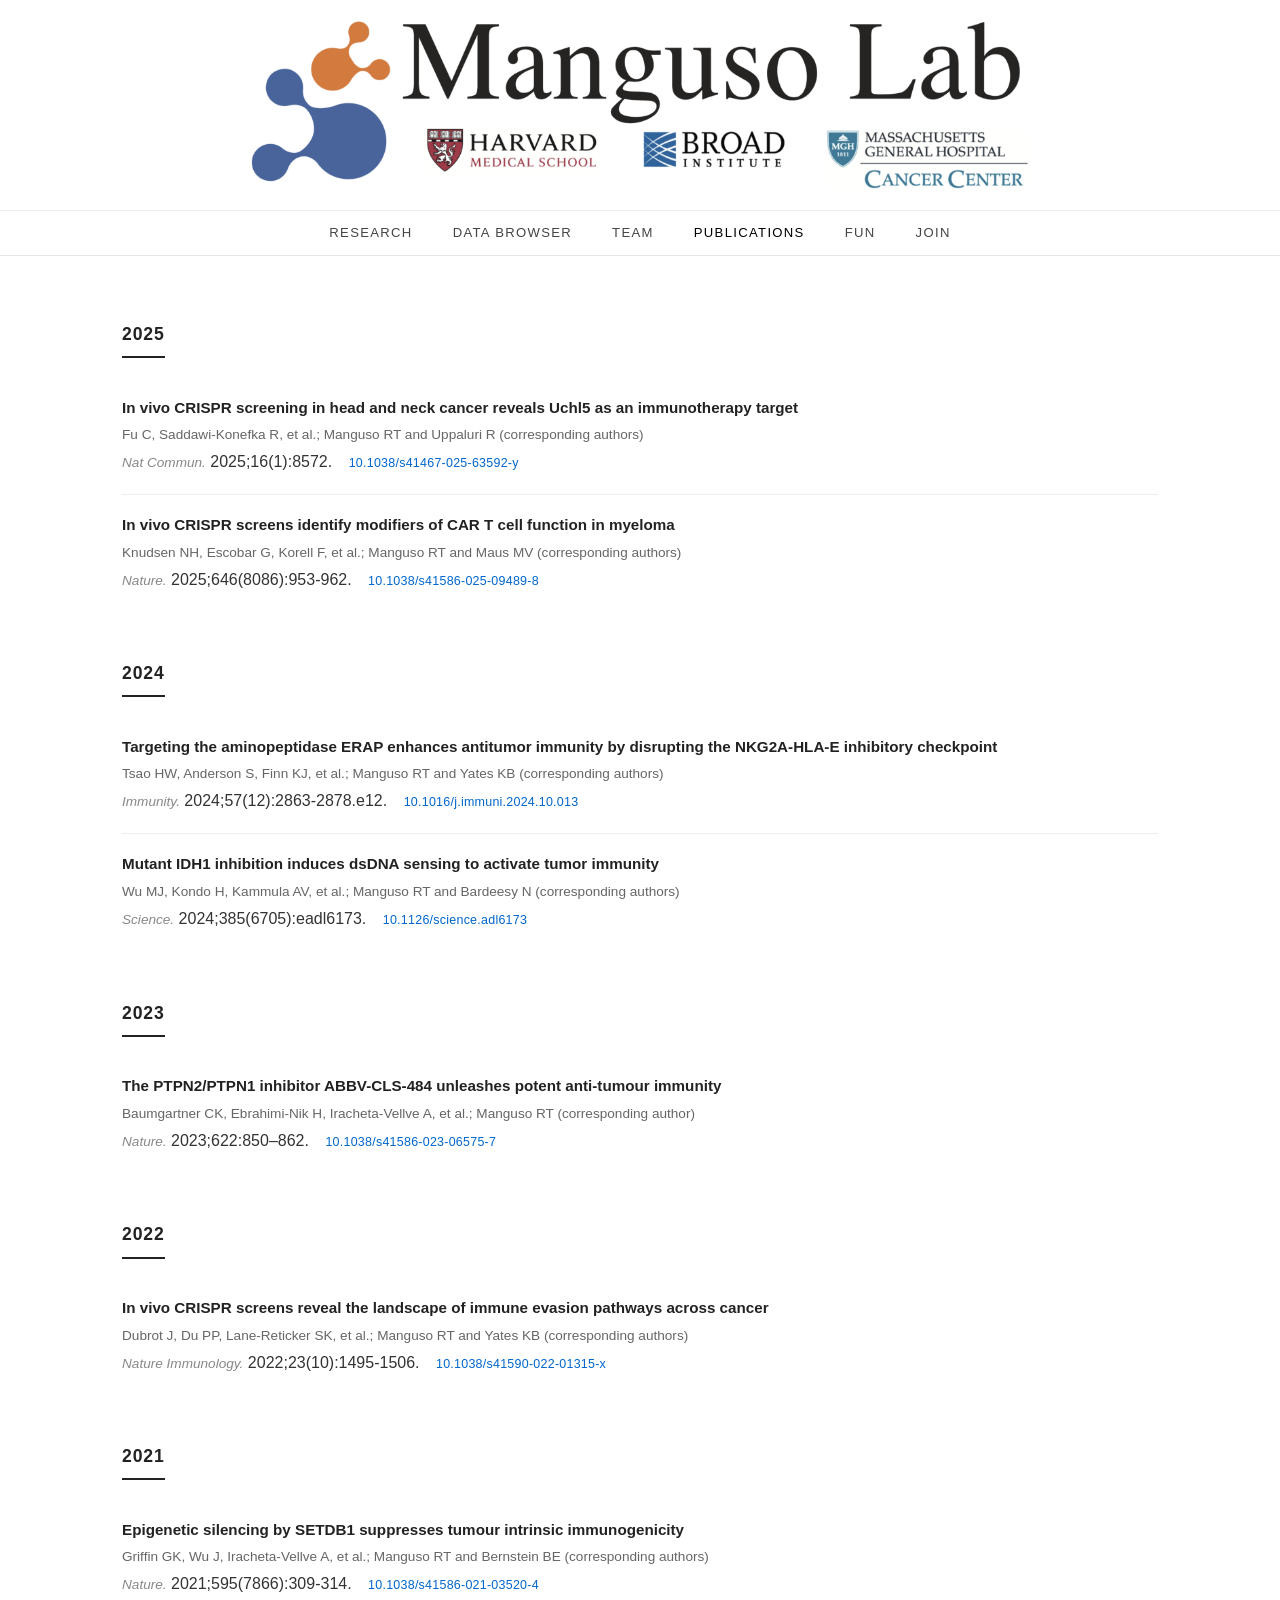
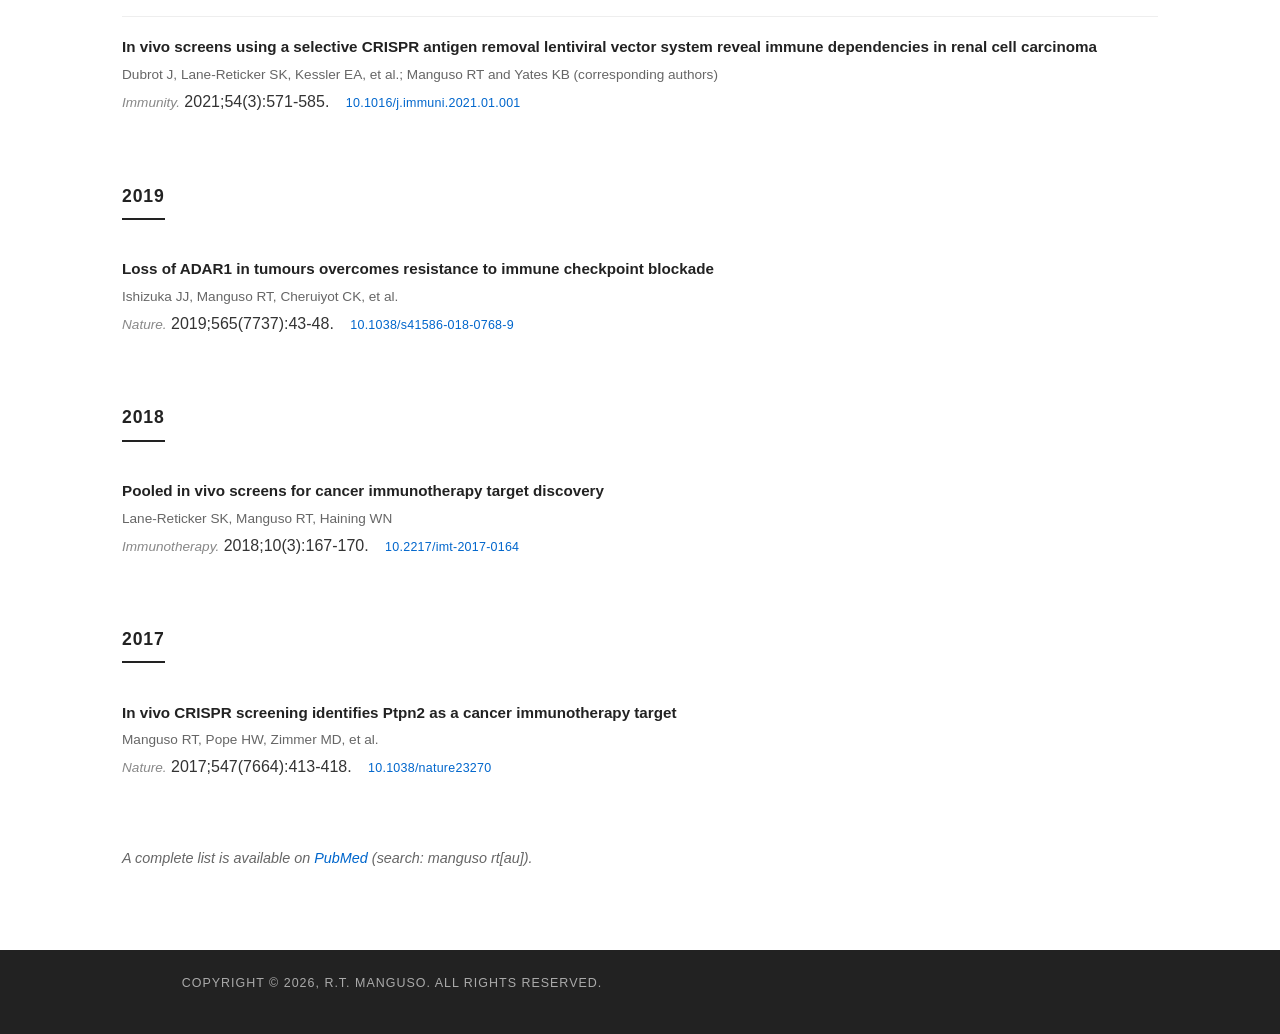
<file: publications.html>
<!DOCTYPE html>
<html lang="en">
<head>
  <meta charset="UTF-8">
  <meta name="viewport" content="width=device-width, initial-scale=1.0">
  <meta name="description" content="Publications from Manguso Lab, including papers in Nature, Science, Immunity, and Nature Immunology on cancer immunotherapy and CRISPR screens.">
  <meta name="keywords" content="Manguso Lab, Manguso Laboratory, cancer immunotherapy, CRISPR screens, Broad Institute, MGH, Harvard, tumor immunity, immune checkpoint">
  <meta name="robots" content="index, follow">
  <meta property="og:title" content="Publications | Manguso Lab">
  <meta property="og:description" content="Publications from Manguso Lab, including papers in Nature, Science, Immunity, and Nature Immunology on cancer immunotherapy and CRISPR screens.">
  <meta property="og:type" content="website">
  <link rel="canonical" href="https://manguso-lab.github.io/publications.html">
  <title>Publications | Manguso Lab</title>
  <link rel="icon" href="favicon.ico">
  <link rel="stylesheet" href="styles.css?v=3">
</head>
<body>

  <header>
    <div class="site-branding">
      <a href="index.html">
        <img src="images/logo.png" alt="Manguso Lab">
      </a>
    </div>
    <nav>
      <ul class="nav-links">
        <li><a href="research.html">Research</a></li>
        <li><a href="browser.html">Data Browser</a></li>
        <li class="dropdown">
          <a href="people.html">Team</a>
          <ul class="dropdown-menu">
            <li><a href="people.html#current">Current</a></li>
            <li><a href="people.html#alumni">Alumni</a></li>
          </ul>
        </li>
        <li><a href="publications.html" class="active">Publications</a></li>
        <li><a href="fun.html">Fun</a></li>
        <li><a href="contact.html">Join</a></li>
      </ul>
    </nav>
  </header>

  <main>
    <div class="container">
      <section class="section">

        <div class="pub-year-group">
          <div class="pub-year">2025</div>
          <ul class="pub-list">

            <li class="pub-item">
              <span class="pub-title">In vivo CRISPR screening in head and neck cancer reveals Uchl5 as an immunotherapy target</span>
              <span class="pub-authors">Fu C, Saddawi-Konefka R, et al.; Manguso RT and Uppaluri R (corresponding authors)</span>
              <span class="pub-journal">Nat Commun.</span> 2025;16(1):8572.
              <a class="pub-doi" href="https://doi.org/10.1038/s41467-025-63592-y" target="_blank" rel="noopener">10.1038/s41467-025-63592-y</a>
            </li>

            <li class="pub-item">
              <span class="pub-title">In vivo CRISPR screens identify modifiers of CAR T cell function in myeloma</span>
              <span class="pub-authors">Knudsen NH, Escobar G, Korell F, et al.; Manguso RT and Maus MV (corresponding authors)</span>
              <span class="pub-journal">Nature.</span> 2025;646(8086):953-962.
              <a class="pub-doi" href="https://doi.org/10.1038/s41586-025-09489-8" target="_blank" rel="noopener">10.1038/s41586-025-09489-8</a>
            </li>

          </ul>
        </div>

        <div class="pub-year-group">
          <div class="pub-year">2024</div>
          <ul class="pub-list">

            <li class="pub-item">
              <span class="pub-title">Targeting the aminopeptidase ERAP enhances antitumor immunity by disrupting the NKG2A-HLA-E inhibitory checkpoint</span>
              <span class="pub-authors">Tsao HW, Anderson S, Finn KJ, et al.; Manguso RT and Yates KB (corresponding authors)</span>
              <span class="pub-journal">Immunity.</span> 2024;57(12):2863-2878.e12.
              <a class="pub-doi" href="https://doi.org/10.1016/j.immuni.2024.10.013" target="_blank" rel="noopener">10.1016/j.immuni.2024.10.013</a>
            </li>

            <li class="pub-item">
              <span class="pub-title">Mutant IDH1 inhibition induces dsDNA sensing to activate tumor immunity</span>
              <span class="pub-authors">Wu MJ, Kondo H, Kammula AV, et al.; Manguso RT and Bardeesy N (corresponding authors)</span>
              <span class="pub-journal">Science.</span> 2024;385(6705):eadl6173.
              <a class="pub-doi" href="https://doi.org/10.1126/science.adl6173" target="_blank" rel="noopener">10.1126/science.adl6173</a>
            </li>

          </ul>
        </div>

        <div class="pub-year-group">
          <div class="pub-year">2023</div>
          <ul class="pub-list">

            <li class="pub-item">
              <span class="pub-title">The PTPN2/PTPN1 inhibitor ABBV-CLS-484 unleashes potent anti-tumour immunity</span>
              <span class="pub-authors">Baumgartner CK, Ebrahimi-Nik H, Iracheta-Vellve A, et al.; Manguso RT (corresponding author)</span>
              <span class="pub-journal">Nature.</span> 2023;622:850–862.
              <a class="pub-doi" href="https://doi.org/10.1038/s41586-023-06575-7" target="_blank" rel="noopener">10.1038/s41586-023-06575-7</a>
            </li>

          </ul>
        </div>

        <div class="pub-year-group">
          <div class="pub-year">2022</div>
          <ul class="pub-list">

            <li class="pub-item">
              <span class="pub-title">In vivo CRISPR screens reveal the landscape of immune evasion pathways across cancer</span>
              <span class="pub-authors">Dubrot J, Du PP, Lane-Reticker SK, et al.; Manguso RT and Yates KB (corresponding authors)</span>
              <span class="pub-journal">Nature Immunology.</span> 2022;23(10):1495-1506.
              <a class="pub-doi" href="https://doi.org/10.1038/s41590-022-01315-x" target="_blank" rel="noopener">10.1038/s41590-022-01315-x</a>
            </li>

          </ul>
        </div>

        <div class="pub-year-group">
          <div class="pub-year">2021</div>
          <ul class="pub-list">

            <li class="pub-item">
              <span class="pub-title">Epigenetic silencing by SETDB1 suppresses tumour intrinsic immunogenicity</span>
              <span class="pub-authors">Griffin GK, Wu J, Iracheta-Vellve A, et al.; Manguso RT and Bernstein BE (corresponding authors)</span>
              <span class="pub-journal">Nature.</span> 2021;595(7866):309-314.
              <a class="pub-doi" href="https://doi.org/10.1038/s41586-021-03520-4" target="_blank" rel="noopener">10.1038/s41586-021-03520-4</a>
            </li>

            <li class="pub-item">
              <span class="pub-title">In vivo screens using a selective CRISPR antigen removal lentiviral vector system reveal immune dependencies in renal cell carcinoma</span>
              <span class="pub-authors">Dubrot J, Lane-Reticker SK, Kessler EA, et al.; Manguso RT and Yates KB (corresponding authors)</span>
              <span class="pub-journal">Immunity.</span> 2021;54(3):571-585.
              <a class="pub-doi" href="https://doi.org/10.1016/j.immuni.2021.01.001" target="_blank" rel="noopener">10.1016/j.immuni.2021.01.001</a>
            </li>

          </ul>
        </div>

        <div class="pub-year-group">
          <div class="pub-year">2019</div>
          <ul class="pub-list">

            <li class="pub-item">
              <span class="pub-title">Loss of ADAR1 in tumours overcomes resistance to immune checkpoint blockade</span>
              <span class="pub-authors">Ishizuka JJ, Manguso RT, Cheruiyot CK, et al.</span>
              <span class="pub-journal">Nature.</span> 2019;565(7737):43-48.
              <a class="pub-doi" href="https://doi.org/10.1038/s41586-018-0768-9" target="_blank" rel="noopener">10.1038/s41586-018-0768-9</a>
            </li>

          </ul>
        </div>

        <div class="pub-year-group">
          <div class="pub-year">2018</div>
          <ul class="pub-list">

            <li class="pub-item">
              <span class="pub-title">Pooled in vivo screens for cancer immunotherapy target discovery</span>
              <span class="pub-authors">Lane-Reticker SK, Manguso RT, Haining WN</span>
              <span class="pub-journal">Immunotherapy.</span> 2018;10(3):167-170.
              <a class="pub-doi" href="https://doi.org/10.2217/imt-2017-0164" target="_blank" rel="noopener">10.2217/imt-2017-0164</a>
            </li>

          </ul>
        </div>

        <div class="pub-year-group">
          <div class="pub-year">2017</div>
          <ul class="pub-list">

            <li class="pub-item">
              <span class="pub-title">In vivo CRISPR screening identifies Ptpn2 as a cancer immunotherapy target</span>
              <span class="pub-authors">Manguso RT, Pope HW, Zimmer MD, et al.</span>
              <span class="pub-journal">Nature.</span> 2017;547(7664):413-418.
              <a class="pub-doi" href="https://doi.org/10.1038/nature23270" target="_blank" rel="noopener">10.1038/nature23270</a>
            </li>

          </ul>
        </div>

        <p class="pubmed-note">A complete list is available on <a href="https://pubmed.ncbi.nlm.nih.gov/?term=manguso+rt%5Bau%5D" target="_blank" rel="noopener">PubMed</a> (search: manguso rt[au]).</p>

      </section>
    </div>
  </main>

  <footer>
    <p>COPYRIGHT &copy; 2026, R.T. MANGUSO. ALL RIGHTS RESERVED.</p>
  </footer>

</body>
</html>
</file>
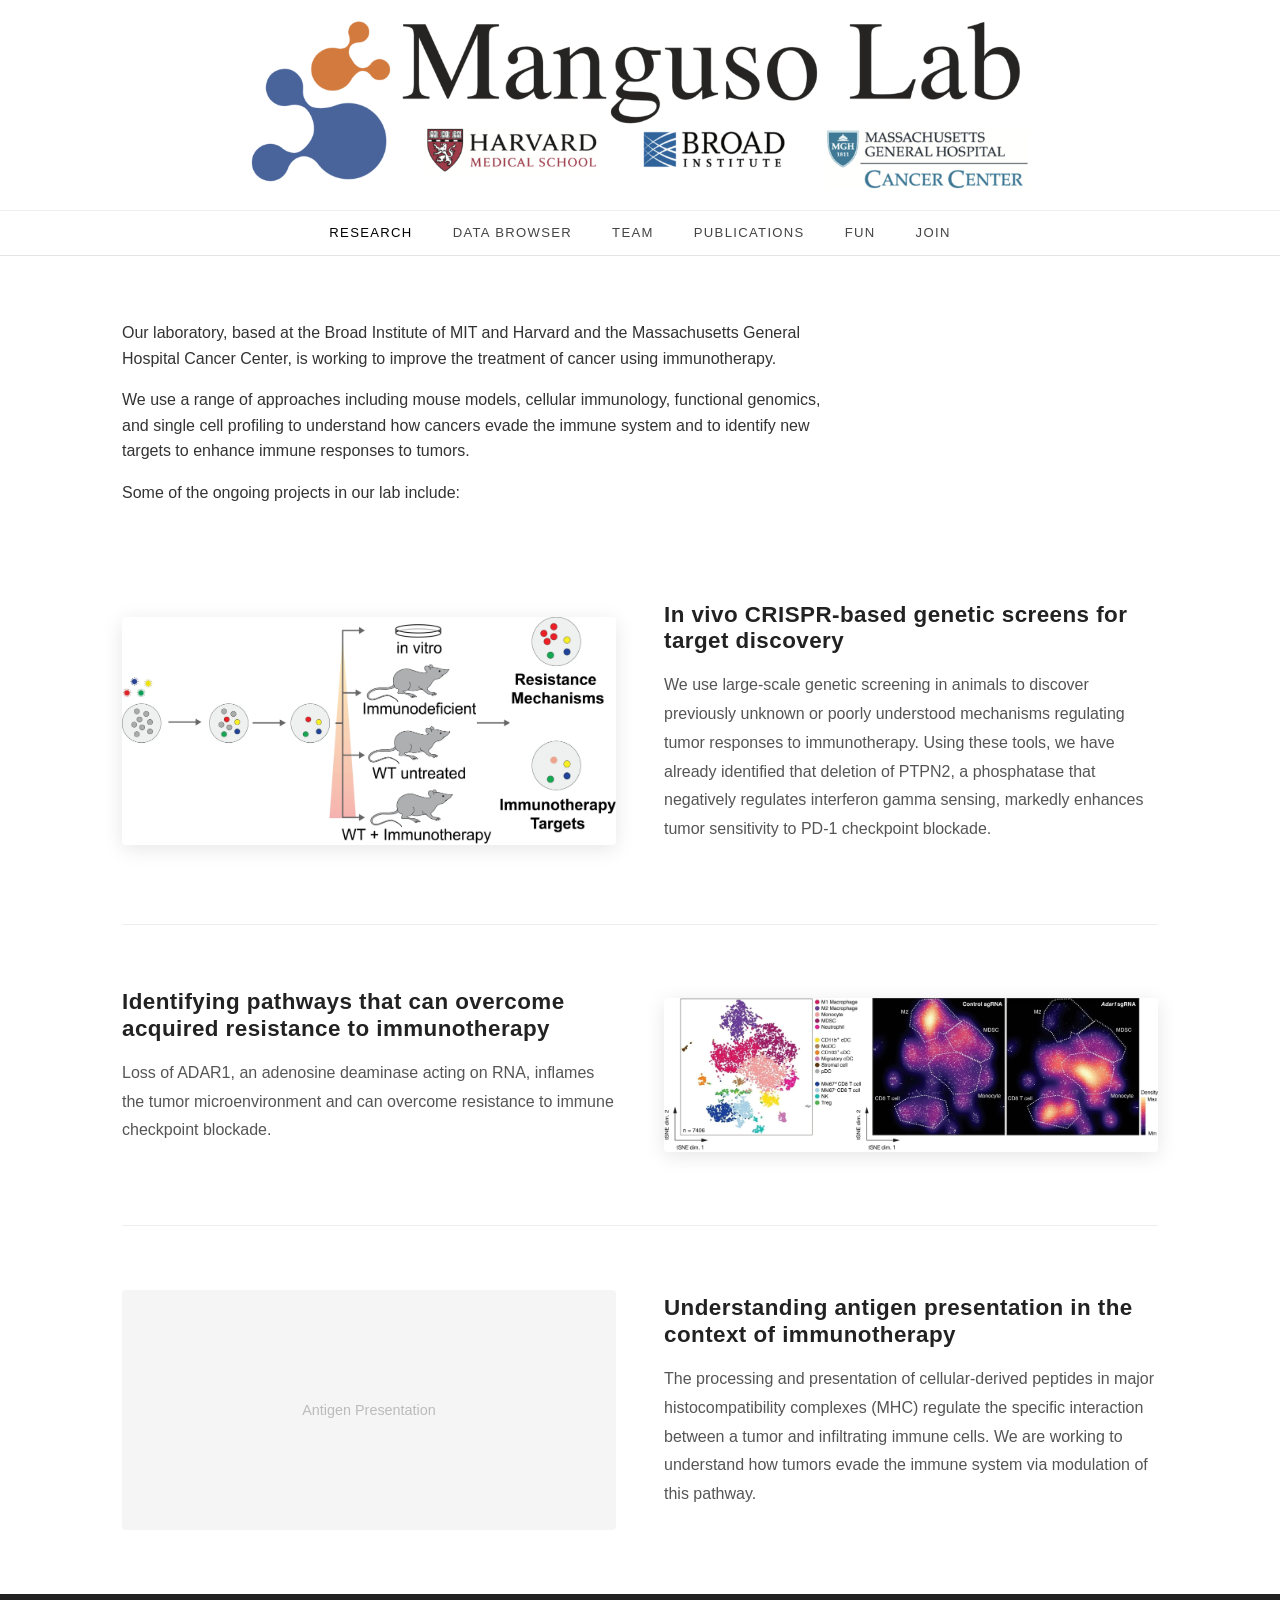
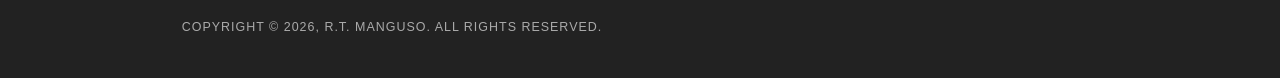
<file: research.html>
<!DOCTYPE html>
<html lang="en">
<head>
  <meta charset="UTF-8">
  <meta name="viewport" content="width=device-width, initial-scale=1.0">
  <meta name="description" content="Research at Manguso Lab: in vivo CRISPR screens for cancer immunotherapy target discovery, mechanisms of immune evasion, and antigen presentation.">
  <meta name="keywords" content="Manguso Lab, Manguso Laboratory, cancer immunotherapy, CRISPR screens, Broad Institute, MGH, Harvard, tumor immunity, immune checkpoint">
  <meta name="robots" content="index, follow">
  <meta property="og:title" content="Research | Manguso Lab">
  <meta property="og:description" content="Research at Manguso Lab: in vivo CRISPR screens for cancer immunotherapy target discovery, mechanisms of immune evasion, and antigen presentation.">
  <meta property="og:type" content="website">
  <link rel="canonical" href="https://manguso-lab.github.io/research.html">
  <title>Research | Manguso Lab</title>
  <link rel="icon" href="favicon.ico">
  <link rel="stylesheet" href="styles.css?v=3">
</head>
<body>

  <header>
    <div class="site-branding">
      <a href="index.html">
        <img src="images/logo.png" alt="Manguso Lab">
      </a>
    </div>
    <nav>
      <ul class="nav-links">
        <li><a href="research.html" class="active">Research</a></li>
        <li><a href="browser.html">Data Browser</a></li>
        <li class="dropdown">
          <a href="people.html">Team</a>
          <ul class="dropdown-menu">
            <li><a href="people.html#current">Current</a></li>
            <li><a href="people.html#alumni">Alumni</a></li>
          </ul>
        </li>
        <li><a href="publications.html">Publications</a></li>
        <li><a href="fun.html">Fun</a></li>
        <li><a href="contact.html">Join</a></li>
      </ul>
    </nav>
  </header>

  <main>
    <div class="container">

      <section class="section" style="padding-bottom:1rem;">
        <p>Our laboratory, based at the Broad Institute of MIT and Harvard and the Massachusetts General Hospital Cancer Center, is working to improve the treatment of cancer using immunotherapy.</p>
        <p>We use a range of approaches including mouse models, cellular immunology, functional genomics, and single cell profiling to understand how cancers evade the immune system and to identify new targets to enhance immune responses to tumors.</p>
        <p>Some of the ongoing projects in our lab include:</p>
      </section>

      <div class="research-item">
        <div class="research-img">
          <img src="images/research-crispr.jpg" alt="In vivo CRISPR-based genetic screens for target discovery">
        </div>
        <div class="research-text">
          <h2>In vivo CRISPR-based genetic screens for target discovery</h2>
          <p>We use large-scale genetic screening in animals to discover previously unknown or poorly understood mechanisms regulating tumor responses to immunotherapy. Using these tools, we have already identified that deletion of PTPN2, a phosphatase that negatively regulates interferon gamma sensing, markedly enhances tumor sensitivity to PD-1 checkpoint blockade.</p>
        </div>
      </div>

      <div class="research-item reverse">
        <div class="research-img">
          <img src="images/research-resistance.jpg" alt="Identifying pathways that can overcome acquired resistance to immunotherapy">
        </div>
        <div class="research-text">
          <h2>Identifying pathways that can overcome acquired resistance to immunotherapy</h2>
          <p>Loss of ADAR1, an adenosine deaminase acting on RNA, inflames the tumor microenvironment and can overcome resistance to immune checkpoint blockade.</p>
        </div>
      </div>

      <div class="research-item" style="border-bottom:none;">
        <div class="research-img" style="display:flex; align-items:center; justify-content:center; background:#f5f5f5; border-radius:4px; min-height:240px;">
          <span style="color:#bbb; font-size:0.9rem;">Antigen Presentation</span>
        </div>
        <div class="research-text">
          <h2>Understanding antigen presentation in the context of immunotherapy</h2>
          <p>The processing and presentation of cellular-derived peptides in major histocompatibility complexes (MHC) regulate the specific interaction between a tumor and infiltrating immune cells. We are working to understand how tumors evade the immune system via modulation of this pathway.</p>
        </div>
      </div>

    </div>
  </main>

  <footer>
    <p>COPYRIGHT &copy; 2026, R.T. MANGUSO. ALL RIGHTS RESERVED.</p>
  </footer>

</body>
</html>
</file>
<file: styles.css>
/* Manguso Lab - Shared Stylesheet */

/* ===== RESET & BASE ===== */
*, *::before, *::after {
  box-sizing: border-box;
  margin: 0;
  padding: 0;
}

html {
  font-size: 16px;
  scroll-behavior: smooth;
}

body {
  font-family: 'Helvetica Neue', Helvetica, Arial, sans-serif;
  color: #333333;
  background-color: #ffffff;
  line-height: 1.6;
}

a {
  color: inherit;
  text-decoration: none;
}

a:hover {
  text-decoration: underline;
}

img {
  max-width: 100%;
  height: auto;
  display: block;
}

/* ===== TYPOGRAPHY ===== */
h1, h2, h3, h4 {
  line-height: 1.2;
  font-weight: 600;
  letter-spacing: 0.02em;
}

h1 { font-size: 2.2rem; }
h2 { font-size: 1.6rem; margin-bottom: 1rem; }
h3 { font-size: 1.2rem; margin-bottom: 0.5rem; }

p {
  margin-bottom: 1rem;
  max-width: 720px;
}

/* ===== HEADER ===== */
header {
  background-color: #ffffff;
  border-bottom: 1px solid #e5e5e5;
}

.site-branding {
  text-align: center;
  padding: 0.8rem 2rem 0.6rem;
  border-bottom: 1px solid #eeeeee;
}

.site-branding a {
  display: inline-block;
}

.site-branding img {
  height: 180px;
  width: auto;
}

nav {
  display: flex;
  justify-content: center;
  align-items: center;
  height: 44px;
}

.nav-links {
  display: flex;
  align-items: center;
  gap: 2.5rem;
  list-style: none;
  height: 100%;
}

.nav-links a {
  font-size: 0.82rem;
  font-weight: 500;
  letter-spacing: 0.1em;
  text-transform: uppercase;
  color: #444;
  transition: color 0.2s;
  white-space: nowrap;
  display: flex;
  align-items: center;
  height: 100%;
}

.nav-links a:hover,
.nav-links a.active {
  color: #000;
  text-decoration: none;
}

/* Dropdown */
.dropdown {
  position: relative;
  height: 100%;
  display: flex;
  align-items: center;
}

.dropdown-menu {
  display: none;
  position: absolute;
  top: 100%;
  left: 50%;
  transform: translateX(-50%);
  background: #ffffff;
  border: 1px solid #e5e5e5;
  min-width: 140px;
  z-index: 200;
  list-style: none;
  box-shadow: 0 4px 12px rgba(0,0,0,0.08);
}

.dropdown-menu li a {
  display: block;
  padding: 0.6rem 1rem;
  font-size: 0.82rem;
  letter-spacing: 0.06em;
  text-transform: uppercase;
  color: #444;
  height: auto;
}

.dropdown-menu li a:hover {
  background: #f5f5f5;
  text-decoration: none;
}

.dropdown:hover .dropdown-menu {
  display: block;
}

/* ===== MAIN LAYOUT ===== */
main {
  min-height: calc(100vh - 130px - 44px - 60px);
}

.container {
  max-width: 1100px;
  margin: 0 auto;
  padding: 0 2rem;
}

/* ===== HOME PAGE ===== */
.home-text {
  padding: 3rem 0 2.5rem;
  border-bottom: 1px solid #eee;
}

.home-text p {
  font-size: 1.05rem;
  line-height: 1.8;
  color: #333;
}

.home-photo {
  width: 100%;
  max-height: 480px;
  object-fit: cover;
  object-position: center;
  display: block;
}

.home-twitter {
  padding: 2rem 0;
}

.home-twitter p {
  font-size: 1rem;
  color: #333;
}

/* ===== PAGE HEADER ===== */
.page-header {
  background-color: #f8f8f8;
  border-bottom: 1px solid #e5e5e5;
  padding: 3rem 0 2rem;
}

.page-header h1 {
  font-size: 2rem;
  letter-spacing: 0.05em;
  text-transform: uppercase;
  color: #222;
}

/* ===== SECTIONS ===== */
.section {
  padding: 4rem 0;
}

.section-alt {
  background-color: #f9f9f9;
}

/* ===== INTRO SECTION (HOME) ===== */
.intro-section {
  padding: 4rem 0;
  border-bottom: 1px solid #eee;
}

.intro-section p {
  font-size: 1.05rem;
  line-height: 1.8;
  color: #444;
}

/* ===== RESEARCH PAGE ===== */
.research-item {
  display: grid;
  grid-template-columns: 1fr 1fr;
  gap: 3rem;
  align-items: center;
  padding: 4rem 0;
  border-bottom: 1px solid #eee;
}

.research-item:last-child {
  border-bottom: none;
}

.research-item.reverse {
  direction: rtl;
}

.research-item.reverse > * {
  direction: ltr;
}

.research-text h2 {
  font-size: 1.4rem;
  margin-bottom: 1rem;
  color: #222;
}

.research-text p {
  color: #555;
  line-height: 1.8;
}

.research-img img {
  width: 100%;
  border-radius: 4px;
  box-shadow: 0 4px 20px rgba(0,0,0,0.1);
}

/* ===== PEOPLE / TEAM PAGE ===== */
.people-section {
  padding: 3rem 0;
}

.people-section h2 {
  font-size: 1.1rem;
  letter-spacing: 0.1em;
  text-transform: uppercase;
  color: #888;
  margin-bottom: 2.5rem;
  padding-bottom: 0.75rem;
  border-bottom: 2px solid #eee;
}

.team-grid {
  display: flex;
  flex-direction: column;
  gap: 0;
}

.team-card {
  display: flex;
  flex-direction: row;
  align-items: flex-start;
  gap: 2rem;
  padding: 2rem 0;
  border-bottom: 1px solid #eee;
}

.team-card:last-child {
  border-bottom: none;
}

.team-photo {
  width: 180px;
  height: 180px;
  border-radius: 50%;
  object-fit: cover;
  flex-shrink: 0;
  border: 3px solid #eee;
}

.team-card-text {
  flex: 1;
}

.team-card h3 {
  font-size: 1rem;
  font-weight: 600;
  color: #222;
  margin-bottom: 0.2rem;
}

.team-card .role {
  font-size: 0.82rem;
  color: #777;
  letter-spacing: 0.04em;
  margin-bottom: 0.75rem;
  font-style: italic;
}

.team-card .bio {
  font-size: 0.9rem;
  color: #444;
  line-height: 1.7;
  max-width: none;
  margin: 0;
}

/* Alumni list */
.alumni-section {
  padding: 3rem 0;
  border-top: 1px solid #eee;
}

.alumni-section h2 {
  font-size: 1.1rem;
  letter-spacing: 0.1em;
  text-transform: uppercase;
  color: #888;
  margin-bottom: 2rem;
  padding-bottom: 0.75rem;
  border-bottom: 2px solid #eee;
}

.alumni-list {
  list-style: none;
  padding: 0;
}

.alumni-list li {
  padding: 0.5rem 0;
  border-bottom: 1px solid #f0f0f0;
  font-size: 0.9rem;
  color: #444;
  line-height: 1.6;
}

.alumni-list li:last-child {
  border-bottom: none;
}

/* Browser schematic */
.browser-schematic {
  margin-top: 2rem;
}

.browser-schematic img {
  max-width: 100%;
  border: 1px solid #eee;
}

/* Fun gallery */
.fun-gallery {
  display: grid;
  grid-template-columns: repeat(auto-fill, minmax(280px, 1fr));
  gap: 0.75rem;
}

.fun-gallery img {
  width: 100%;
  height: 220px;
  object-fit: cover;
  display: block;
}

/* ===== PUBLICATIONS PAGE ===== */
.pub-year-group {
  margin-bottom: 3rem;
}

.pub-year {
  font-size: 1.1rem;
  font-weight: 700;
  letter-spacing: 0.05em;
  color: #222;
  margin-bottom: 1.2rem;
  padding-bottom: 0.5rem;
  border-bottom: 2px solid #222;
  display: inline-block;
}

.pub-list {
  list-style: none;
}

.pub-item {
  padding: 1.2rem 0;
  border-bottom: 1px solid #eee;
}

.pub-item:last-child {
  border-bottom: none;
}

.pub-title {
  font-weight: 600;
  font-size: 0.95rem;
  color: #222;
  margin-bottom: 0.3rem;
  display: block;
  line-height: 1.5;
}

.pub-authors {
  font-size: 0.85rem;
  color: #666;
  margin-bottom: 0.2rem;
  display: block;
}

.pub-journal {
  font-size: 0.85rem;
  color: #888;
  font-style: italic;
  display: inline;
}

.pub-doi {
  display: inline-block;
  margin-left: 0.75rem;
  font-size: 0.78rem;
  color: #0066cc;
  letter-spacing: 0.02em;
}

.pub-doi:hover {
  text-decoration: underline;
}

.pubmed-note {
  margin-top: 2rem;
  font-size: 0.9rem;
  color: #666;
  font-style: italic;
}

.pubmed-note a {
  color: #0066cc;
}

.pubmed-note a:hover {
  text-decoration: underline;
}

/* ===== CONTACT PAGE ===== */
.contact-section {
  padding: 4rem 0;
}

.contact-grid {
  display: grid;
  grid-template-columns: 1fr 1fr;
  gap: 4rem;
  margin-top: 2rem;
}

.contact-block h3 {
  font-size: 1rem;
  letter-spacing: 0.08em;
  text-transform: uppercase;
  color: #888;
  margin-bottom: 1rem;
  padding-bottom: 0.5rem;
  border-bottom: 1px solid #eee;
}

.contact-block p {
  font-size: 0.95rem;
  color: #444;
  margin-bottom: 0.5rem;
}

.contact-block a {
  color: #0066cc;
}

.contact-block a:hover {
  text-decoration: underline;
}

.join-section {
  background: #f8f8f8;
  padding: 3rem;
  border-radius: 6px;
  margin-top: 3rem;
}

.join-section h2 {
  font-size: 1.3rem;
  margin-bottom: 1rem;
}

.join-section p {
  color: #555;
  max-width: 600px;
}

.email-link {
  display: inline-block;
  margin-top: 1rem;
  padding: 0.75rem 1.75rem;
  background: #222;
  color: #fff;
  font-size: 0.85rem;
  letter-spacing: 0.08em;
  text-transform: uppercase;
  border-radius: 3px;
  transition: background 0.2s;
}

.email-link:hover {
  background: #444;
  text-decoration: none;
}

/* ===== FOOTER ===== */
footer {
  background-color: #222;
  color: #aaa;
  text-align: center;
  padding: 1.5rem 2rem;
  font-size: 0.78rem;
  letter-spacing: 0.08em;
  text-transform: uppercase;
}

footer a {
  color: #ccc;
}

footer a:hover {
  color: #fff;
}

/* ===== RESPONSIVE ===== */
@media (max-width: 768px) {
  .site-branding img {
    height: 90px;
  }

  nav {
    height: auto;
    padding: 0.6rem 1rem;
  }

  .nav-links {
    gap: 1rem;
    flex-wrap: wrap;
    justify-content: center;
    height: auto;
  }

  .home-photo {
    max-height: 280px;
  }

  .research-item {
    grid-template-columns: 1fr;
    gap: 1.5rem;
  }

  .research-item.reverse {
    direction: ltr;
  }

  .contact-grid {
    grid-template-columns: 1fr;
    gap: 2rem;
  }

  .team-card {
    flex-direction: column;
    align-items: center;
    text-align: center;
  }

  .team-photo {
    width: 140px;
    height: 140px;
  }

  .team-card .bio {
    text-align: left;
  }
}

@media (max-width: 480px) {
  .container {
    padding: 0 1rem;
  }

  h1 { font-size: 1.6rem; }
  h2 { font-size: 1.3rem; }

  .team-grid {
    grid-template-columns: repeat(2, 1fr);
  }

  .alumni-table {
    font-size: 0.8rem;
  }

  .alumni-table th,
  .alumni-table td {
    padding: 0.5rem 0.5rem;
  }
}
</file>
